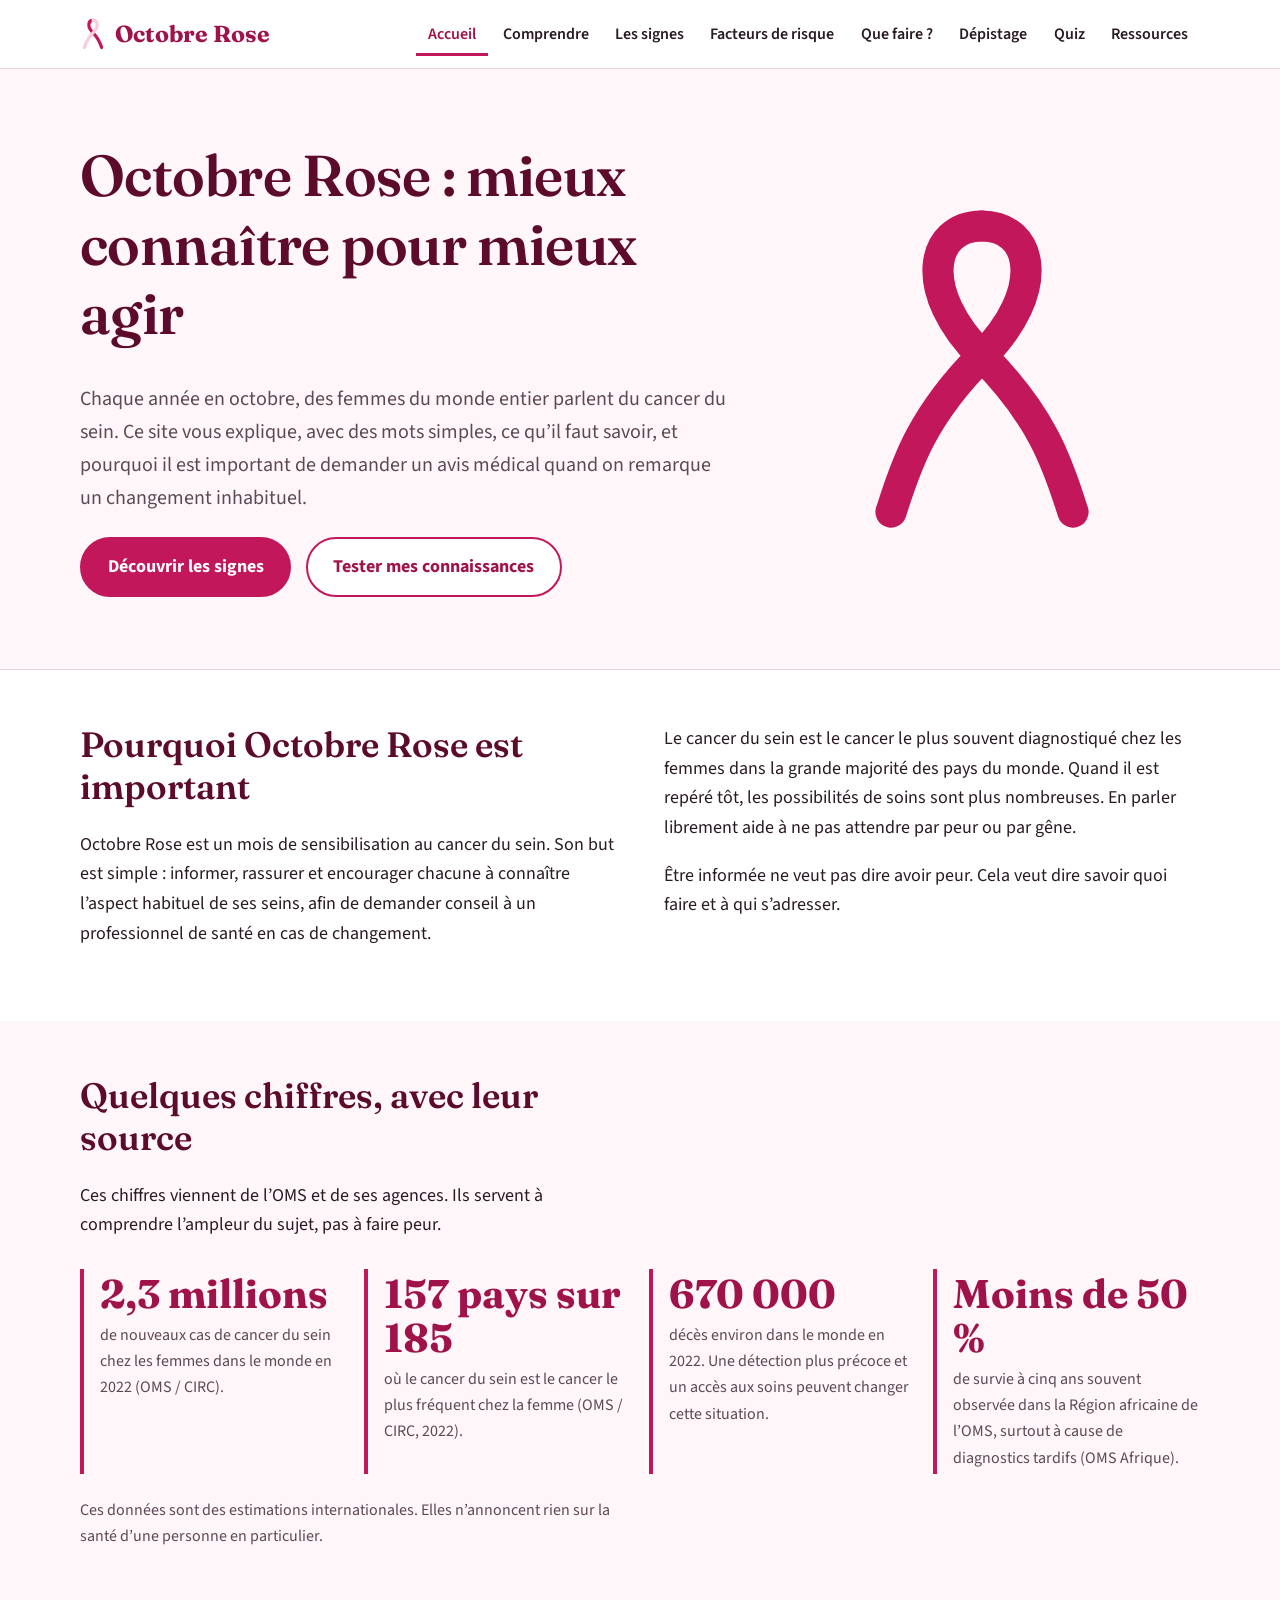
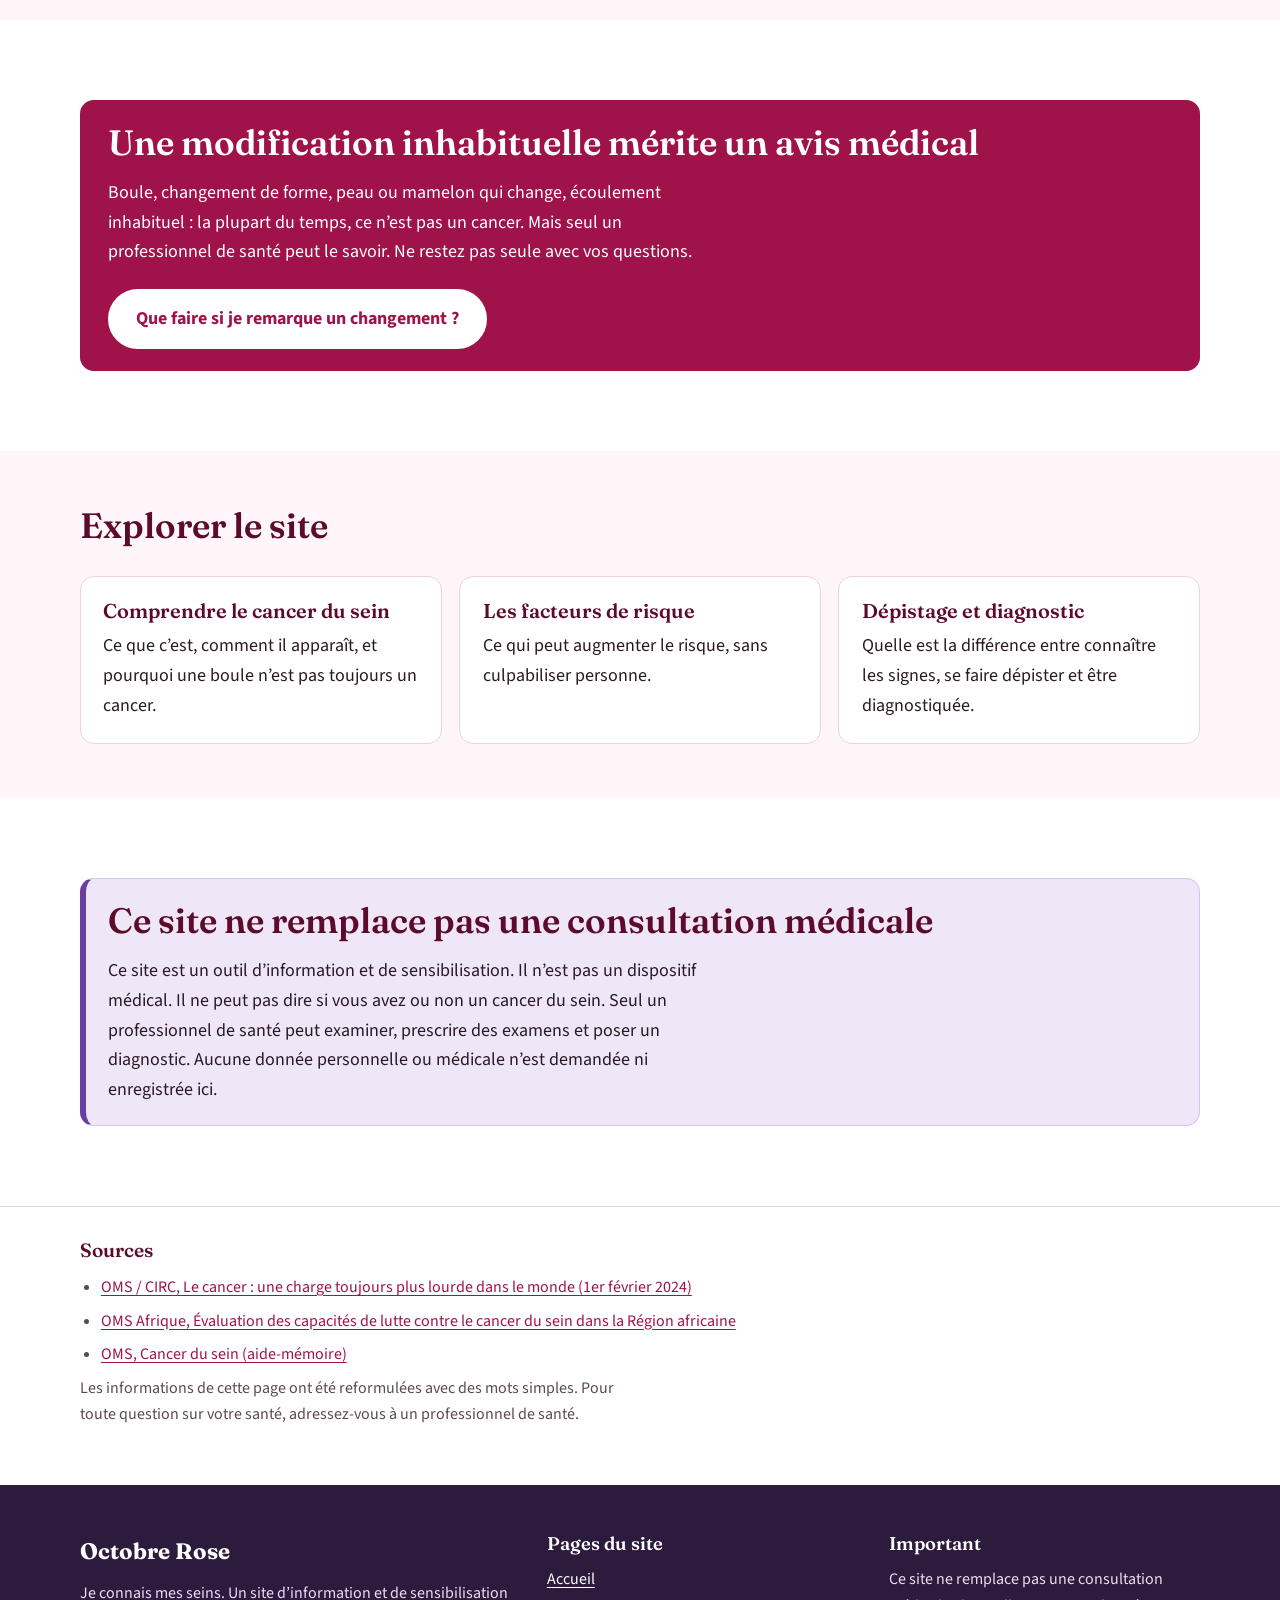
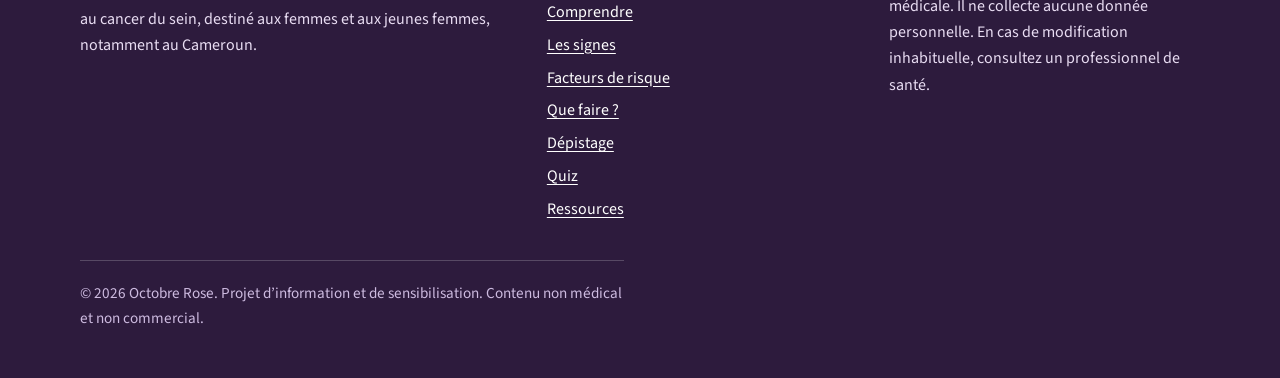
<file: index.html>
<!DOCTYPE html>
<html lang="fr">
<head>
  <meta charset="UTF-8">
  <meta name="viewport" content="width=device-width, initial-scale=1">
  <title>Accueil | Octobre Rose, Je connais mes seins</title>
  <meta name="description" content="Octobre Rose : informations simples et fiables sur le cancer du sein, pour les femmes au Cameroun. Site de sensibilisation, non médical.">
  <meta name="theme-color" content="#c2185b">
  <link rel="preconnect" href="https://fonts.googleapis.com">
  <link rel="preconnect" href="https://fonts.gstatic.com" crossorigin>
  <link href="https://fonts.googleapis.com/css2?family=Fraunces:wght@500;600;700&family=Source+Sans+3:wght@400;600;700&display=swap" rel="stylesheet">
  <link rel="stylesheet" href="css/style.css">
</head>
<body>
  <a class="skip-link" href="#contenu">Aller au contenu principal</a>

  <header class="site-header">
    <div class="container header-inner">
      <a class="logo" href="index.html" aria-label="Octobre Rose, retour à l’accueil">
        <svg viewBox="0 0 200 260" aria-hidden="true" focusable="false"><path d="M100 20 C60 20 50 70 100 120 C150 170 160 210 170 240" fill="none" stroke="#c2185b" stroke-width="26" stroke-linecap="round"/><path d="M100 20 C140 20 150 70 100 120 C50 170 40 210 30 240" fill="none" stroke="#f9cbdb" stroke-width="26" stroke-linecap="round"/></svg>
        <span>Octobre Rose</span>
      </a>
      <button class="nav-toggle" type="button" aria-expanded="false" aria-controls="site-nav">
        <span class="bars" aria-hidden="true"></span>
        <span class="nav-label">Menu</span>
      </button>
      <nav id="site-nav" class="site-nav" aria-label="Navigation principale">
        <ul>
          <li><a href="index.html" aria-current="page">Accueil</a></li>
          <li><a href="cancer.html">Comprendre</a></li>
          <li><a href="signes.html">Les signes</a></li>
          <li><a href="risques.html">Facteurs de risque</a></li>
          <li><a href="consultation.html">Que faire ?</a></li>
          <li><a href="depistage.html">Dépistage</a></li>
          <li><a href="quiz.html">Quiz</a></li>
          <li><a href="ressources.html">Ressources</a></li>
        </ul>
      </nav>
    </div>
  </header>

  <main id="contenu">
    <section class="hero">
      <div class="container hero-inner">
        <div>
          <h1>Octobre Rose : mieux connaître pour mieux agir</h1>
          <p class="lead">Chaque année en octobre, des femmes du monde entier parlent du cancer du sein. Ce site vous explique, avec des mots simples, ce qu’il faut savoir, et pourquoi il est important de demander un avis médical quand on remarque un changement inhabituel.</p>
          <div class="btn-row">
            <a class="btn" href="signes.html">Découvrir les signes</a>
            <a class="btn btn-outline" href="quiz.html">Tester mes connaissances</a>
          </div>
        </div>
        <div class="hero-art" aria-hidden="true">
          <svg class="ribbon" viewBox="0 0 200 260" focusable="false">
            <path d="M100 20 C140 20 150 70 100 120 C50 170 40 210 30 240" />
            <path class="draw" d="M100 20 C60 20 50 70 100 120 C150 170 160 210 170 240" style="stroke:#c2185b"/>
          </svg>
        </div>
      </div>
    </section>

    <section class="section" aria-labelledby="pourquoi">
      <div class="container two-col">
        <div>
          <h2 id="pourquoi">Pourquoi Octobre Rose est important</h2>
          <p>Octobre Rose est un mois de sensibilisation au cancer du sein. Son but est simple : informer, rassurer et encourager chacune à connaître l’aspect habituel de ses seins, afin de demander conseil à un professionnel de santé en cas de changement.</p>
        </div>
        <div>
          <p>Le cancer du sein est le cancer le plus souvent diagnostiqué chez les femmes dans la grande majorité des pays du monde. Quand il est repéré tôt, les possibilités de soins sont plus nombreuses. En parler librement aide à ne pas attendre par peur ou par gêne.</p>
          <p>Être informée ne veut pas dire avoir peur. Cela veut dire savoir quoi faire et à qui s’adresser.</p>
        </div>
      </div>
    </section>

    <section class="section section-alt" aria-labelledby="chiffres">
      <div class="container">
        <div class="section-head">
          <h2 id="chiffres">Quelques chiffres, avec leur source</h2>
          <p>Ces chiffres viennent de l’OMS et de ses agences. Ils servent à comprendre l’ampleur du sujet, pas à faire peur.</p>
        </div>
        <div class="grid grid-4">
          <div class="stat"><div class="num">2,3 millions</div><p>de nouveaux cas de cancer du sein chez les femmes dans le monde en 2022 (OMS / CIRC).</p></div>
          <div class="stat"><div class="num">157 pays sur 185</div><p>où le cancer du sein est le cancer le plus fréquent chez la femme (OMS / CIRC, 2022).</p></div>
          <div class="stat"><div class="num">670 000</div><p>décès environ dans le monde en 2022. Une détection plus précoce et un accès aux soins peuvent changer cette situation.</p></div>
          <div class="stat"><div class="num">Moins de 50 %</div><p>de survie à cinq ans souvent observée dans la Région africaine de l’OMS, surtout à cause de diagnostics tardifs (OMS Afrique).</p></div>
        </div>
        <p style="margin-top:1.4rem;color:var(--muted);font-size:1rem">Ces données sont des estimations internationales. Elles n’annoncent rien sur la santé d’une personne en particulier.</p>
      </div>
    </section>

    <section class="section" aria-labelledby="avis">
      <div class="container">
        <div class="callout callout-strong">
          <h2 id="avis">Une modification inhabituelle mérite un avis médical</h2>
          <p>Boule, changement de forme, peau ou mamelon qui change, écoulement inhabituel : la plupart du temps, ce n’est pas un cancer. Mais seul un professionnel de santé peut le savoir. Ne restez pas seule avec vos questions.</p>
          <div class="btn-row"><a class="btn" href="consultation.html">Que faire si je remarque un changement ?</a></div>
        </div>
      </div>
    </section>

    <section class="section section-alt" aria-labelledby="parcours">
      <div class="container">
        <div class="section-head">
          <h2 id="parcours">Explorer le site</h2>
        </div>
        <div class="grid grid-3">
          <a class="card" href="cancer.html" style="text-decoration:none;color:inherit"><h3>Comprendre le cancer du sein</h3><p>Ce que c’est, comment il apparaît, et pourquoi une boule n’est pas toujours un cancer.</p></a>
          <a class="card" href="risques.html" style="text-decoration:none;color:inherit"><h3>Les facteurs de risque</h3><p>Ce qui peut augmenter le risque, sans culpabiliser personne.</p></a>
          <a class="card" href="depistage.html" style="text-decoration:none;color:inherit"><h3>Dépistage et diagnostic</h3><p>Quelle est la différence entre connaître les signes, se faire dépister et être diagnostiquée.</p></a>
        </div>
      </div>
    </section>

    <section class="section" aria-labelledby="limites">
      <div class="container">
        <div class="callout callout-mauve">
          <h2 id="limites">Ce site ne remplace pas une consultation médicale</h2>
          <p>Ce site est un outil d’information et de sensibilisation. Il n’est pas un dispositif médical. Il ne peut pas dire si vous avez ou non un cancer du sein. Seul un professionnel de santé peut examiner, prescrire des examens et poser un diagnostic. Aucune donnée personnelle ou médicale n’est demandée ni enregistrée ici.</p>
        </div>
      </div>
    </section>

  <section class="sources" aria-labelledby="titre-sources">
    <div class="container">
      <h2 id="titre-sources">Sources</h2>
      <ul>
        <li><a href="https://www.who.int/fr/news/item/01-02-2024-global-cancer-burden-growing--amidst-mounting-need-for-services" target="_blank" rel="noopener">OMS / CIRC, Le cancer : une charge toujours plus lourde dans le monde (1er février 2024)</a></li>
        <li><a href="https://www.afro.who.int/fr/publications/evaluation-des-capacites-de-lutte-contre-le-cancer-du-sein-dans-la-region-africaine-de" target="_blank" rel="noopener">OMS Afrique, Évaluation des capacités de lutte contre le cancer du sein dans la Région africaine</a></li>
        <li><a href="https://www.who.int/fr/news-room/fact-sheets/detail/breast-cancer" target="_blank" rel="noopener">OMS, Cancer du sein (aide-mémoire)</a></li>
      </ul>
      <p>Les informations de cette page ont été reformulées avec des mots simples. Pour toute question sur votre santé, adressez-vous à un professionnel de santé.</p>
    </div>
  </section>

  </main>

  <footer class="site-footer">
    <div class="container">
      <div class="footer-grid">
        <div>
          <div class="footer-logo">Octobre Rose</div>
          <p>Je connais mes seins. Un site d’information et de sensibilisation au cancer du sein, destiné aux femmes et aux jeunes femmes, notamment au Cameroun.</p>
        </div>
        <div>
          <h2>Pages du site</h2>
          <ul>
          <li><a href="index.html">Accueil</a></li>
          <li><a href="cancer.html">Comprendre</a></li>
          <li><a href="signes.html">Les signes</a></li>
          <li><a href="risques.html">Facteurs de risque</a></li>
          <li><a href="consultation.html">Que faire ?</a></li>
          <li><a href="depistage.html">Dépistage</a></li>
          <li><a href="quiz.html">Quiz</a></li>
          <li><a href="ressources.html">Ressources</a></li>
          </ul>
        </div>
        <div>
          <h2>Important</h2>
          <p>Ce site ne remplace pas une consultation médicale. Il ne collecte aucune donnée personnelle. En cas de modification inhabituelle, consultez un professionnel de santé.</p>
        </div>
      </div>
      <p class="footer-legal">&copy; <span id="annee">2026</span> Octobre Rose. Projet d’information et de sensibilisation. Contenu non médical et non commercial.</p>
    </div>
  </footer>

  <script src="js/main.js"></script>
</body>
</html>
</file>
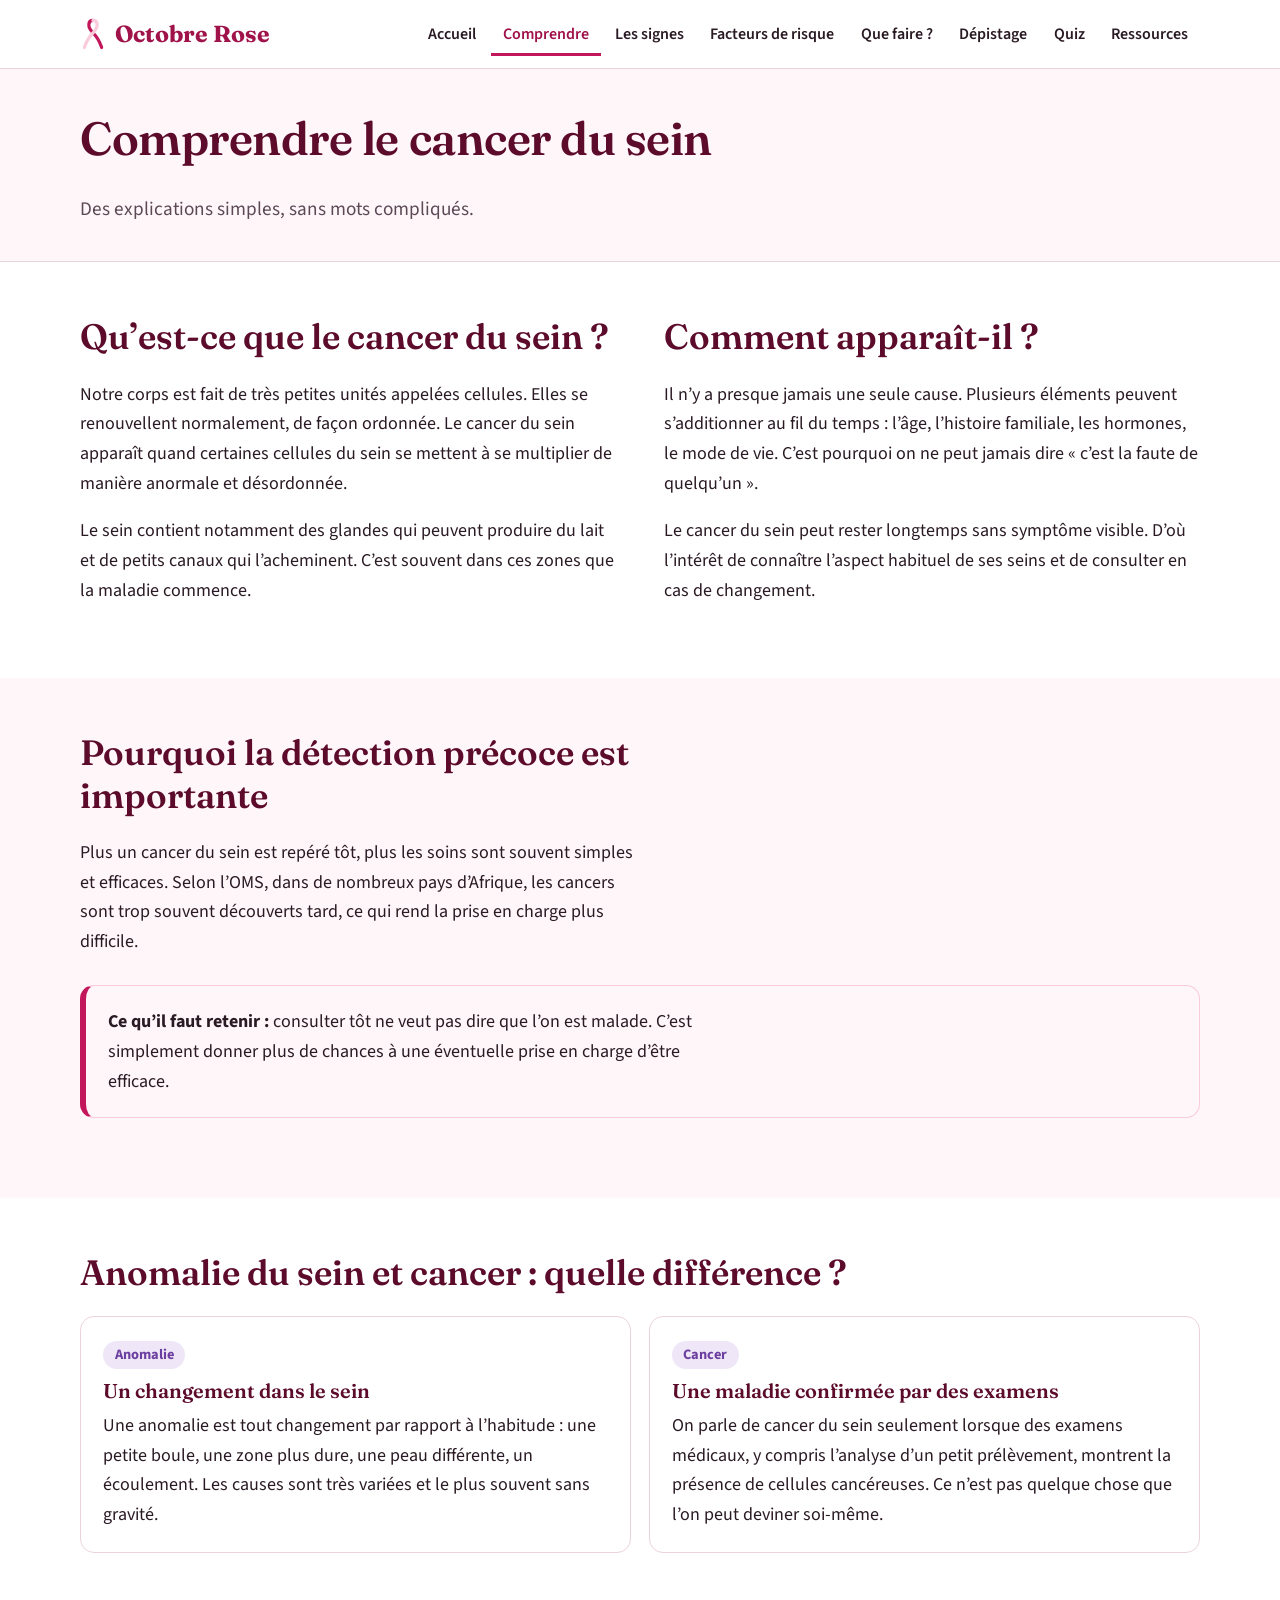
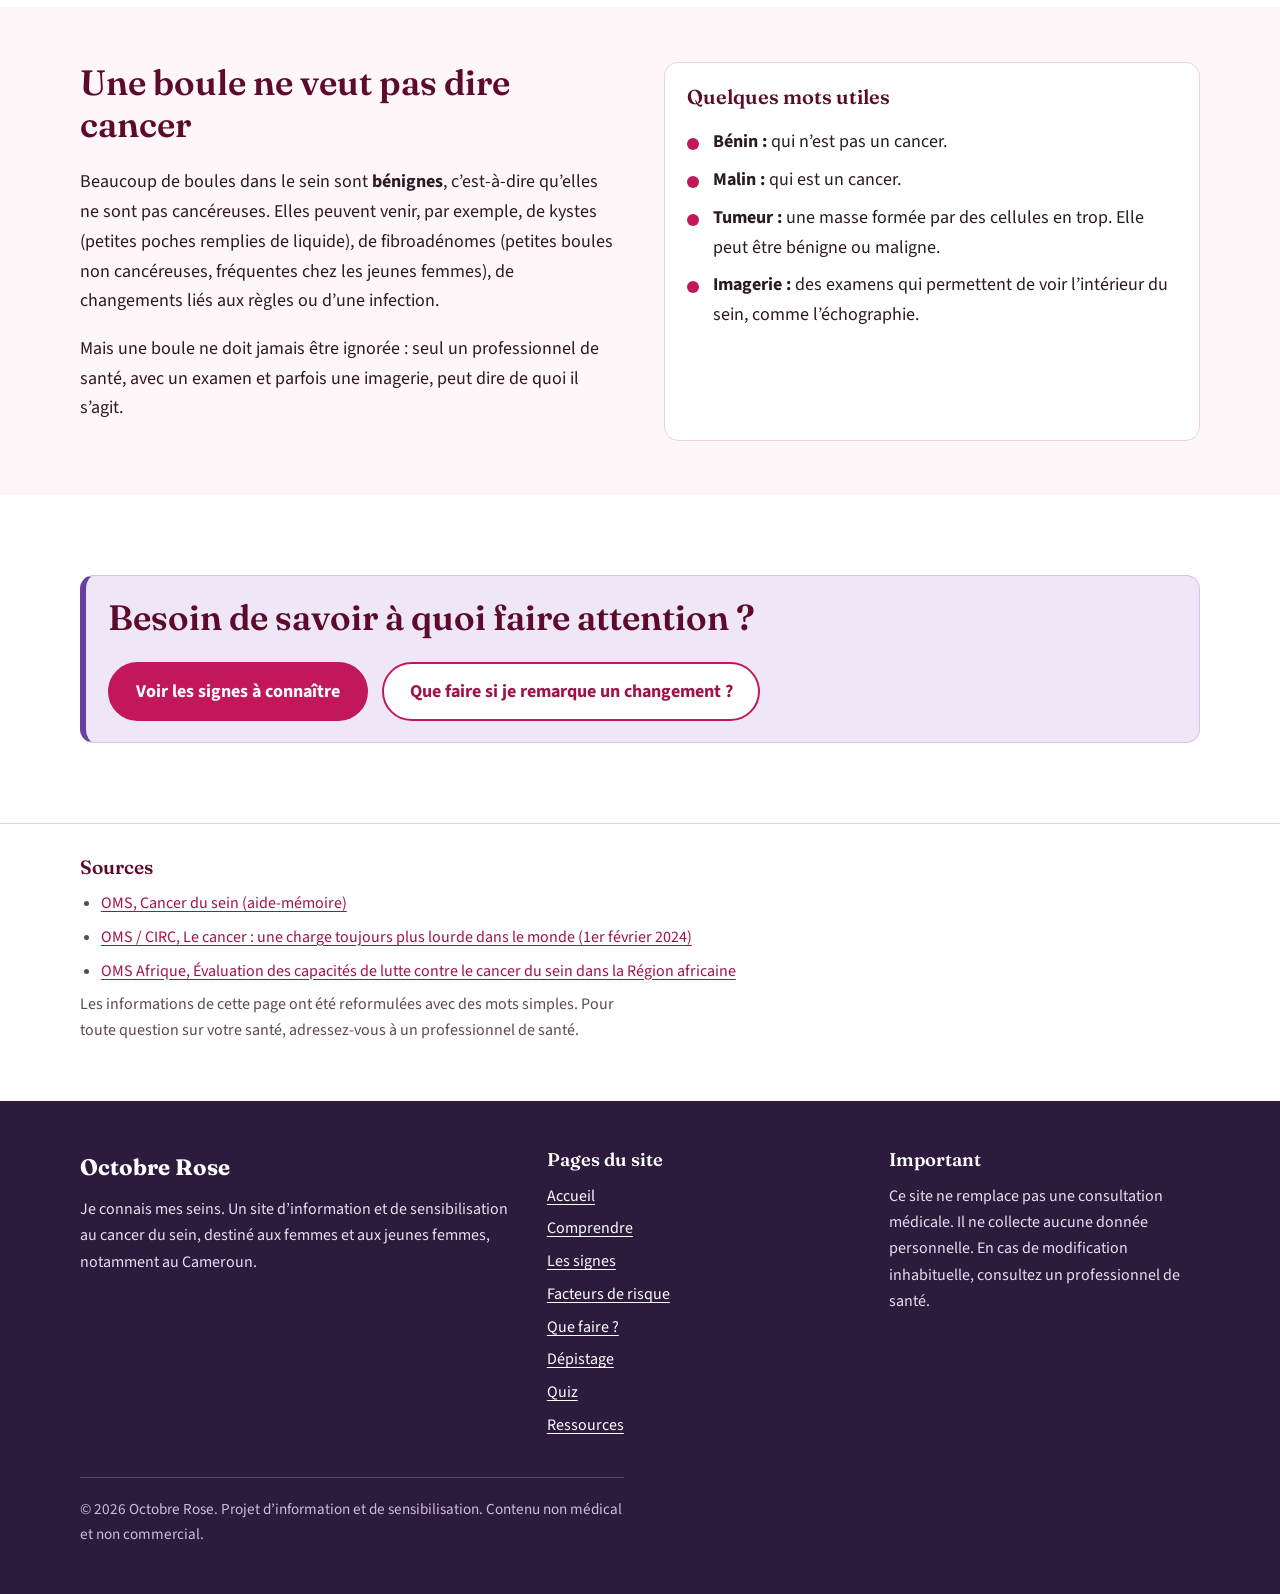
<file: cancer.html>
<!DOCTYPE html>
<html lang="fr">
<head>
  <meta charset="UTF-8">
  <meta name="viewport" content="width=device-width, initial-scale=1">
  <title>Comprendre le cancer du sein | Octobre Rose, Je connais mes seins</title>
  <meta name="description" content="Qu’est-ce que le cancer du sein ? Explications simples : apparition, détection précoce, différence entre anomalie et cancer.">
  <meta name="theme-color" content="#c2185b">
  <link rel="preconnect" href="https://fonts.googleapis.com">
  <link rel="preconnect" href="https://fonts.gstatic.com" crossorigin>
  <link href="https://fonts.googleapis.com/css2?family=Fraunces:wght@500;600;700&family=Source+Sans+3:wght@400;600;700&display=swap" rel="stylesheet">
  <link rel="stylesheet" href="css/style.css">
</head>
<body>
  <a class="skip-link" href="#contenu">Aller au contenu principal</a>

  <header class="site-header">
    <div class="container header-inner">
      <a class="logo" href="index.html" aria-label="Octobre Rose, retour à l’accueil">
        <svg viewBox="0 0 200 260" aria-hidden="true" focusable="false"><path d="M100 20 C60 20 50 70 100 120 C150 170 160 210 170 240" fill="none" stroke="#c2185b" stroke-width="26" stroke-linecap="round"/><path d="M100 20 C140 20 150 70 100 120 C50 170 40 210 30 240" fill="none" stroke="#f9cbdb" stroke-width="26" stroke-linecap="round"/></svg>
        <span>Octobre Rose</span>
      </a>
      <button class="nav-toggle" type="button" aria-expanded="false" aria-controls="site-nav">
        <span class="bars" aria-hidden="true"></span>
        <span class="nav-label">Menu</span>
      </button>
      <nav id="site-nav" class="site-nav" aria-label="Navigation principale">
        <ul>
          <li><a href="index.html">Accueil</a></li>
          <li><a href="cancer.html" aria-current="page">Comprendre</a></li>
          <li><a href="signes.html">Les signes</a></li>
          <li><a href="risques.html">Facteurs de risque</a></li>
          <li><a href="consultation.html">Que faire ?</a></li>
          <li><a href="depistage.html">Dépistage</a></li>
          <li><a href="quiz.html">Quiz</a></li>
          <li><a href="ressources.html">Ressources</a></li>
        </ul>
      </nav>
    </div>
  </header>

  <main id="contenu">
    <section class="page-title">
      <div class="container">
        <h1>Comprendre le cancer du sein</h1>
        <p>Des explications simples, sans mots compliqués.</p>
      </div>
    </section>

    <section class="section">
      <div class="container two-col">
        <div>
          <h2>Qu’est-ce que le cancer du sein ?</h2>
          <p>Notre corps est fait de très petites unités appelées cellules. Elles se renouvellent normalement, de façon ordonnée. Le cancer du sein apparaît quand certaines cellules du sein se mettent à se multiplier de manière anormale et désordonnée.</p>
          <p>Le sein contient notamment des glandes qui peuvent produire du lait et de petits canaux qui l’acheminent. C’est souvent dans ces zones que la maladie commence.</p>
        </div>
        <div>
          <h2>Comment apparaît-il ?</h2>
          <p>Il n’y a presque jamais une seule cause. Plusieurs éléments peuvent s’additionner au fil du temps : l’âge, l’histoire familiale, les hormones, le mode de vie. C’est pourquoi on ne peut jamais dire « c’est la faute de quelqu’un ».</p>
          <p>Le cancer du sein peut rester longtemps sans symptôme visible. D’où l’intérêt de connaître l’aspect habituel de ses seins et de consulter en cas de changement.</p>
        </div>
      </div>
    </section>

    <section class="section section-alt" aria-labelledby="precoce">
      <div class="container">
        <div class="section-head">
          <h2 id="precoce">Pourquoi la détection précoce est importante</h2>
          <p>Plus un cancer du sein est repéré tôt, plus les soins sont souvent simples et efficaces. Selon l’OMS, dans de nombreux pays d’Afrique, les cancers sont trop souvent découverts tard, ce qui rend la prise en charge plus difficile.</p>
        </div>
        <div class="callout">
          <p><strong>Ce qu’il faut retenir :</strong> consulter tôt ne veut pas dire que l’on est malade. C’est simplement donner plus de chances à une éventuelle prise en charge d’être efficace.</p>
        </div>
      </div>
    </section>

    <section class="section" aria-labelledby="anomalie">
      <div class="container">
        <h2 id="anomalie">Anomalie du sein et cancer : quelle différence ?</h2>
        <div class="grid grid-2">
          <div class="card">
            <span class="tag">Anomalie</span>
            <h3>Un changement dans le sein</h3>
            <p>Une anomalie est tout changement par rapport à l’habitude : une petite boule, une zone plus dure, une peau différente, un écoulement. Les causes sont très variées et le plus souvent sans gravité.</p>
          </div>
          <div class="card">
            <span class="tag">Cancer</span>
            <h3>Une maladie confirmée par des examens</h3>
            <p>On parle de cancer du sein seulement lorsque des examens médicaux, y compris l’analyse d’un petit prélèvement, montrent la présence de cellules cancéreuses. Ce n’est pas quelque chose que l’on peut deviner soi-même.</p>
          </div>
        </div>
      </div>
    </section>

    <section class="section section-alt" aria-labelledby="boule">
      <div class="container two-col">
        <div>
          <h2 id="boule">Une boule ne veut pas dire cancer</h2>
          <p>Beaucoup de boules dans le sein sont <strong>bénignes</strong>, c’est-à-dire qu’elles ne sont pas cancéreuses. Elles peuvent venir, par exemple, de kystes (petites poches remplies de liquide), de fibroadénomes (petites boules non cancéreuses, fréquentes chez les jeunes femmes), de changements liés aux règles ou d’une infection.</p>
          <p>Mais une boule ne doit jamais être ignorée : seul un professionnel de santé, avec un examen et parfois une imagerie, peut dire de quoi il s’agit.</p>
        </div>
        <div class="card">
          <h3>Quelques mots utiles</h3>
          <ul class="checklist">
            <li><strong>Bénin :</strong> qui n’est pas un cancer.</li>
            <li><strong>Malin :</strong> qui est un cancer.</li>
            <li><strong>Tumeur :</strong> une masse formée par des cellules en trop. Elle peut être bénigne ou maligne.</li>
            <li><strong>Imagerie :</strong> des examens qui permettent de voir l’intérieur du sein, comme l’échographie.</li>
          </ul>
        </div>
      </div>
    </section>

    <section class="section">
      <div class="container">
        <div class="callout callout-mauve">
          <h2>Besoin de savoir à quoi faire attention ?</h2>
          <div class="btn-row"><a class="btn" href="signes.html">Voir les signes à connaître</a><a class="btn btn-outline" href="consultation.html">Que faire si je remarque un changement ?</a></div>
        </div>
      </div>
    </section>

  <section class="sources" aria-labelledby="titre-sources">
    <div class="container">
      <h2 id="titre-sources">Sources</h2>
      <ul>
        <li><a href="https://www.who.int/fr/news-room/fact-sheets/detail/breast-cancer" target="_blank" rel="noopener">OMS, Cancer du sein (aide-mémoire)</a></li>
        <li><a href="https://www.who.int/fr/news/item/01-02-2024-global-cancer-burden-growing--amidst-mounting-need-for-services" target="_blank" rel="noopener">OMS / CIRC, Le cancer : une charge toujours plus lourde dans le monde (1er février 2024)</a></li>
        <li><a href="https://www.afro.who.int/fr/publications/evaluation-des-capacites-de-lutte-contre-le-cancer-du-sein-dans-la-region-africaine-de" target="_blank" rel="noopener">OMS Afrique, Évaluation des capacités de lutte contre le cancer du sein dans la Région africaine</a></li>
      </ul>
      <p>Les informations de cette page ont été reformulées avec des mots simples. Pour toute question sur votre santé, adressez-vous à un professionnel de santé.</p>
    </div>
  </section>

  </main>

  <footer class="site-footer">
    <div class="container">
      <div class="footer-grid">
        <div>
          <div class="footer-logo">Octobre Rose</div>
          <p>Je connais mes seins. Un site d’information et de sensibilisation au cancer du sein, destiné aux femmes et aux jeunes femmes, notamment au Cameroun.</p>
        </div>
        <div>
          <h2>Pages du site</h2>
          <ul>
          <li><a href="index.html">Accueil</a></li>
          <li><a href="cancer.html">Comprendre</a></li>
          <li><a href="signes.html">Les signes</a></li>
          <li><a href="risques.html">Facteurs de risque</a></li>
          <li><a href="consultation.html">Que faire ?</a></li>
          <li><a href="depistage.html">Dépistage</a></li>
          <li><a href="quiz.html">Quiz</a></li>
          <li><a href="ressources.html">Ressources</a></li>
          </ul>
        </div>
        <div>
          <h2>Important</h2>
          <p>Ce site ne remplace pas une consultation médicale. Il ne collecte aucune donnée personnelle. En cas de modification inhabituelle, consultez un professionnel de santé.</p>
        </div>
      </div>
      <p class="footer-legal">&copy; <span id="annee">2026</span> Octobre Rose. Projet d’information et de sensibilisation. Contenu non médical et non commercial.</p>
    </div>
  </footer>

  <script src="js/main.js"></script>
</body>
</html>
</file>
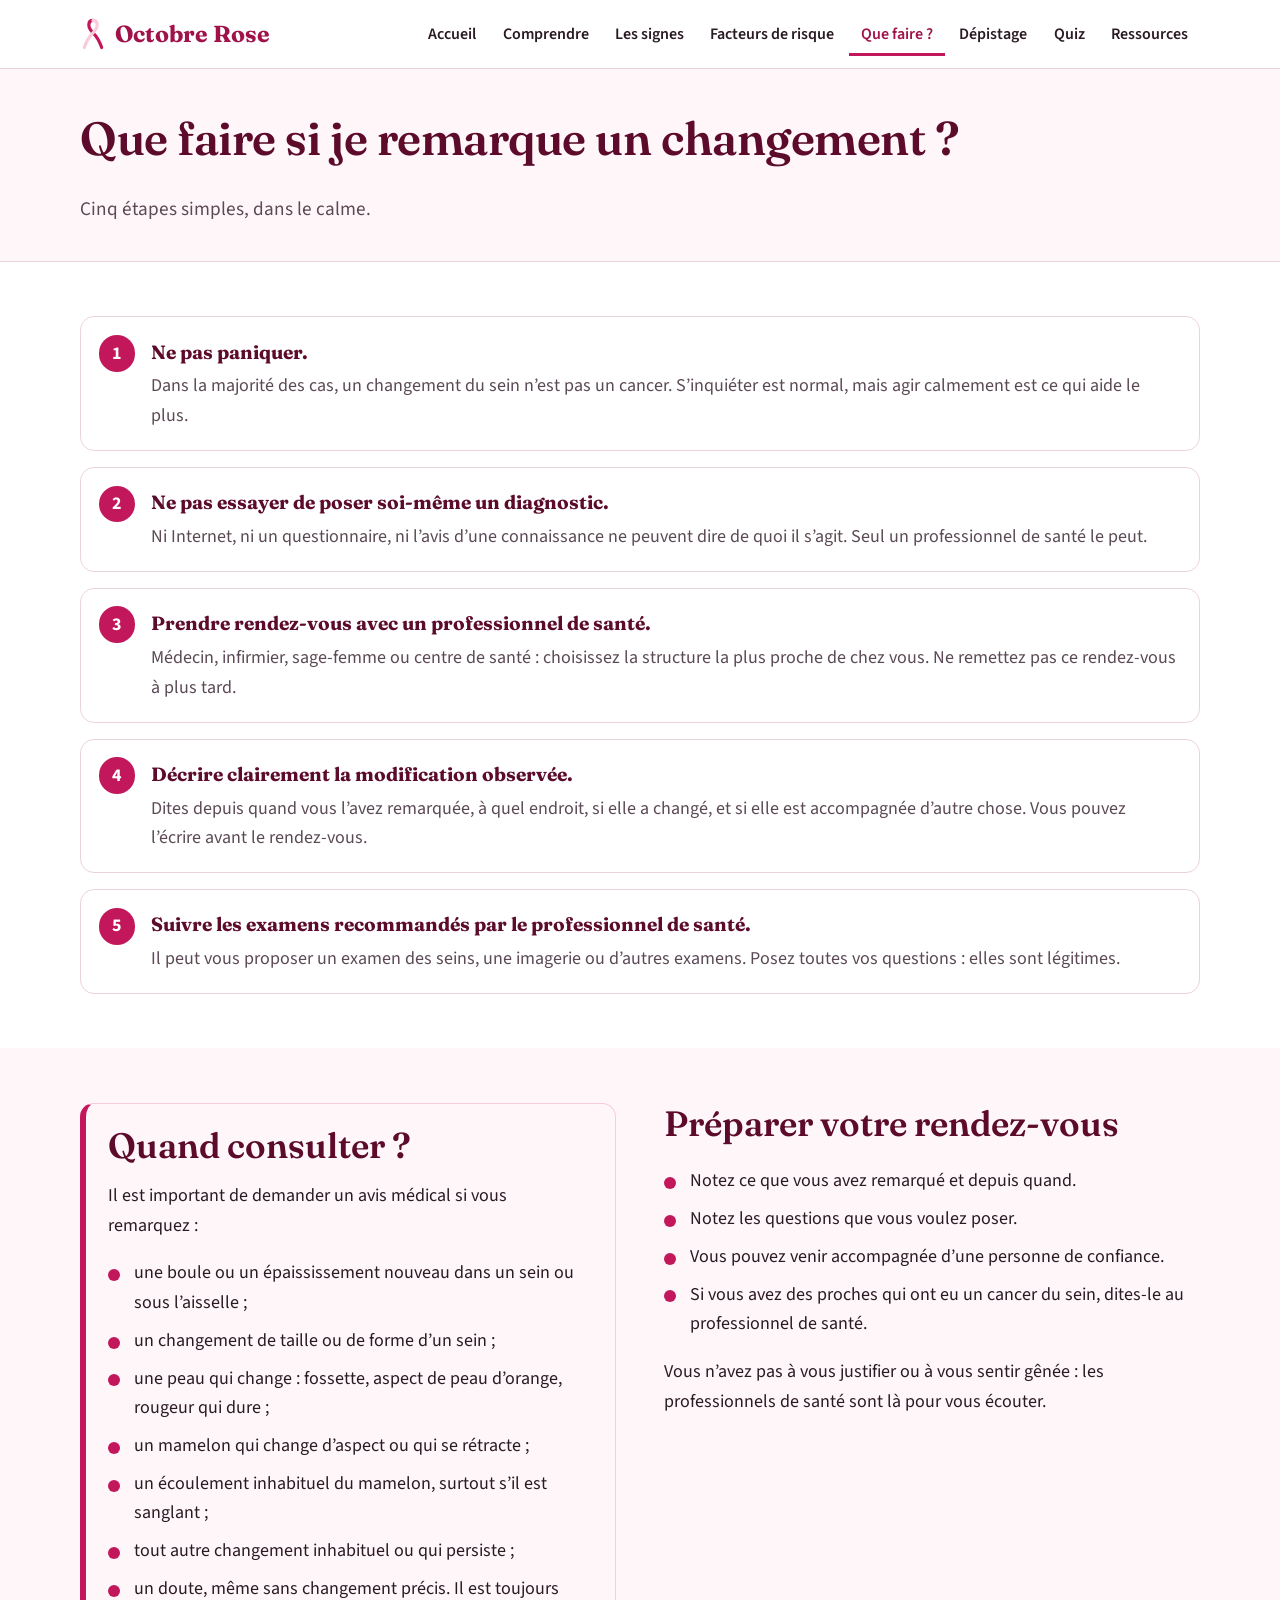
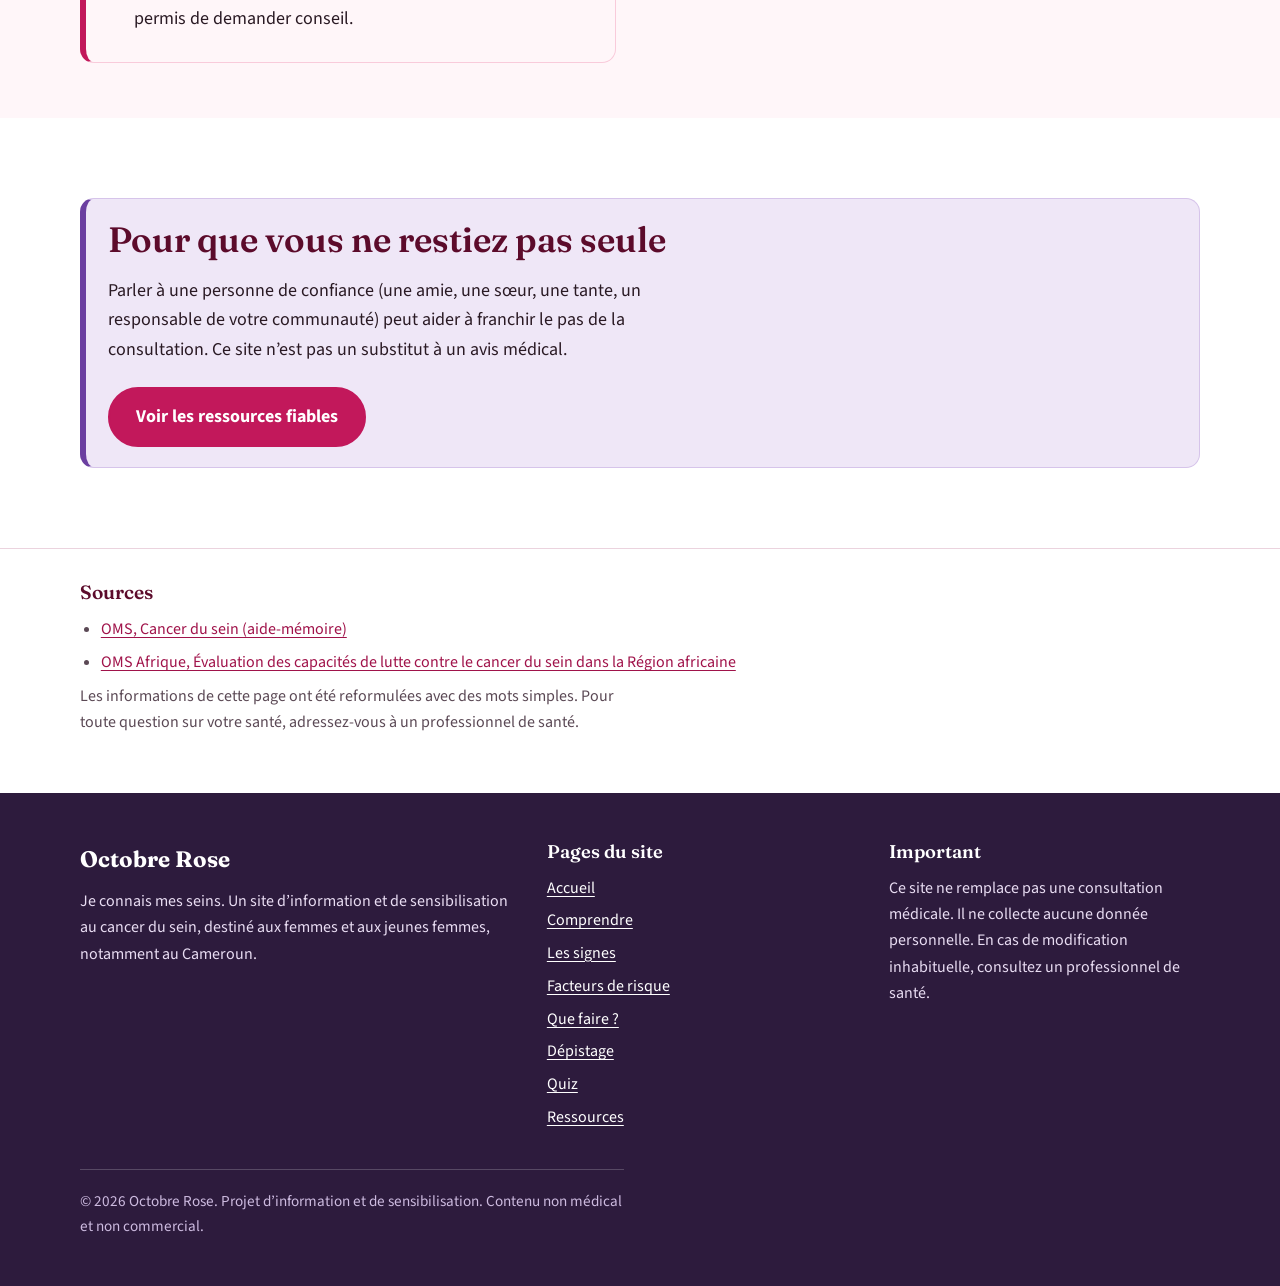
<file: consultation.html>
<!DOCTYPE html>
<html lang="fr">
<head>
  <meta charset="UTF-8">
  <meta name="viewport" content="width=device-width, initial-scale=1">
  <title>Que faire si je remarque un changement ? | Octobre Rose, Je connais mes seins</title>
  <meta name="description" content="Les cinq étapes à suivre si vous remarquez un changement du sein : rester calme, consulter un professionnel de santé, suivre les examens.">
  <meta name="theme-color" content="#c2185b">
  <link rel="preconnect" href="https://fonts.googleapis.com">
  <link rel="preconnect" href="https://fonts.gstatic.com" crossorigin>
  <link href="https://fonts.googleapis.com/css2?family=Fraunces:wght@500;600;700&family=Source+Sans+3:wght@400;600;700&display=swap" rel="stylesheet">
  <link rel="stylesheet" href="css/style.css">
</head>
<body>
  <a class="skip-link" href="#contenu">Aller au contenu principal</a>

  <header class="site-header">
    <div class="container header-inner">
      <a class="logo" href="index.html" aria-label="Octobre Rose, retour à l’accueil">
        <svg viewBox="0 0 200 260" aria-hidden="true" focusable="false"><path d="M100 20 C60 20 50 70 100 120 C150 170 160 210 170 240" fill="none" stroke="#c2185b" stroke-width="26" stroke-linecap="round"/><path d="M100 20 C140 20 150 70 100 120 C50 170 40 210 30 240" fill="none" stroke="#f9cbdb" stroke-width="26" stroke-linecap="round"/></svg>
        <span>Octobre Rose</span>
      </a>
      <button class="nav-toggle" type="button" aria-expanded="false" aria-controls="site-nav">
        <span class="bars" aria-hidden="true"></span>
        <span class="nav-label">Menu</span>
      </button>
      <nav id="site-nav" class="site-nav" aria-label="Navigation principale">
        <ul>
          <li><a href="index.html">Accueil</a></li>
          <li><a href="cancer.html">Comprendre</a></li>
          <li><a href="signes.html">Les signes</a></li>
          <li><a href="risques.html">Facteurs de risque</a></li>
          <li><a href="consultation.html" aria-current="page">Que faire ?</a></li>
          <li><a href="depistage.html">Dépistage</a></li>
          <li><a href="quiz.html">Quiz</a></li>
          <li><a href="ressources.html">Ressources</a></li>
        </ul>
      </nav>
    </div>
  </header>

  <main id="contenu">
    <section class="page-title">
      <div class="container">
        <h1>Que faire si je remarque un changement ?</h1>
        <p>Cinq étapes simples, dans le calme.</p>
      </div>
    </section>

    <section class="section">
      <div class="container">
        <ol class="steps">
          <li><strong>Ne pas paniquer.</strong><span>Dans la majorité des cas, un changement du sein n’est pas un cancer. S’inquiéter est normal, mais agir calmement est ce qui aide le plus.</span></li>
          <li><strong>Ne pas essayer de poser soi-même un diagnostic.</strong><span>Ni Internet, ni un questionnaire, ni l’avis d’une connaissance ne peuvent dire de quoi il s’agit. Seul un professionnel de santé le peut.</span></li>
          <li><strong>Prendre rendez-vous avec un professionnel de santé.</strong><span>Médecin, infirmier, sage-femme ou centre de santé : choisissez la structure la plus proche de chez vous. Ne remettez pas ce rendez-vous à plus tard.</span></li>
          <li><strong>Décrire clairement la modification observée.</strong><span>Dites depuis quand vous l’avez remarquée, à quel endroit, si elle a changé, et si elle est accompagnée d’autre chose. Vous pouvez l’écrire avant le rendez-vous.</span></li>
          <li><strong>Suivre les examens recommandés par le professionnel de santé.</strong><span>Il peut vous proposer un examen des seins, une imagerie ou d’autres examens. Posez toutes vos questions : elles sont légitimes.</span></li>
        </ol>
      </div>
    </section>

    <section class="section section-alt" aria-labelledby="quand">
      <div class="container two-col">
        <div class="callout" style="margin:0">
          <h2 id="quand">Quand consulter ?</h2>
          <p>Il est important de demander un avis médical si vous remarquez :</p>
          <ul class="checklist">
            <li>une boule ou un épaississement nouveau dans un sein ou sous l’aisselle ;</li>
            <li>un changement de taille ou de forme d’un sein ;</li>
            <li>une peau qui change : fossette, aspect de peau d’orange, rougeur qui dure ;</li>
            <li>un mamelon qui change d’aspect ou qui se rétracte ;</li>
            <li>un écoulement inhabituel du mamelon, surtout s’il est sanglant ;</li>
            <li>tout autre changement inhabituel ou qui persiste ;</li>
            <li>un doute, même sans changement précis. Il est toujours permis de demander conseil.</li>
          </ul>
        </div>
        <div>
          <h2>Préparer votre rendez-vous</h2>
          <ul class="checklist">
            <li>Notez ce que vous avez remarqué et depuis quand.</li>
            <li>Notez les questions que vous voulez poser.</li>
            <li>Vous pouvez venir accompagnée d’une personne de confiance.</li>
            <li>Si vous avez des proches qui ont eu un cancer du sein, dites-le au professionnel de santé.</li>
          </ul>
          <p>Vous n’avez pas à vous justifier ou à vous sentir gênée : les professionnels de santé sont là pour vous écouter.</p>
        </div>
      </div>
    </section>

    <section class="section">
      <div class="container">
        <div class="callout callout-mauve">
          <h2>Pour que vous ne restiez pas seule</h2>
          <p>Parler à une personne de confiance (une amie, une sœur, une tante, un responsable de votre communauté) peut aider à franchir le pas de la consultation. Ce site n’est pas un substitut à un avis médical.</p>
          <div class="btn-row"><a class="btn" href="ressources.html">Voir les ressources fiables</a></div>
        </div>
      </div>
    </section>

  <section class="sources" aria-labelledby="titre-sources">
    <div class="container">
      <h2 id="titre-sources">Sources</h2>
      <ul>
        <li><a href="https://www.who.int/fr/news-room/fact-sheets/detail/breast-cancer" target="_blank" rel="noopener">OMS, Cancer du sein (aide-mémoire)</a></li>
        <li><a href="https://www.afro.who.int/fr/publications/evaluation-des-capacites-de-lutte-contre-le-cancer-du-sein-dans-la-region-africaine-de" target="_blank" rel="noopener">OMS Afrique, Évaluation des capacités de lutte contre le cancer du sein dans la Région africaine</a></li>
      </ul>
      <p>Les informations de cette page ont été reformulées avec des mots simples. Pour toute question sur votre santé, adressez-vous à un professionnel de santé.</p>
    </div>
  </section>

  </main>

  <footer class="site-footer">
    <div class="container">
      <div class="footer-grid">
        <div>
          <div class="footer-logo">Octobre Rose</div>
          <p>Je connais mes seins. Un site d’information et de sensibilisation au cancer du sein, destiné aux femmes et aux jeunes femmes, notamment au Cameroun.</p>
        </div>
        <div>
          <h2>Pages du site</h2>
          <ul>
          <li><a href="index.html">Accueil</a></li>
          <li><a href="cancer.html">Comprendre</a></li>
          <li><a href="signes.html">Les signes</a></li>
          <li><a href="risques.html">Facteurs de risque</a></li>
          <li><a href="consultation.html">Que faire ?</a></li>
          <li><a href="depistage.html">Dépistage</a></li>
          <li><a href="quiz.html">Quiz</a></li>
          <li><a href="ressources.html">Ressources</a></li>
          </ul>
        </div>
        <div>
          <h2>Important</h2>
          <p>Ce site ne remplace pas une consultation médicale. Il ne collecte aucune donnée personnelle. En cas de modification inhabituelle, consultez un professionnel de santé.</p>
        </div>
      </div>
      <p class="footer-legal">&copy; <span id="annee">2026</span> Octobre Rose. Projet d’information et de sensibilisation. Contenu non médical et non commercial.</p>
    </div>
  </footer>

  <script src="js/main.js"></script>
</body>
</html>
</file>
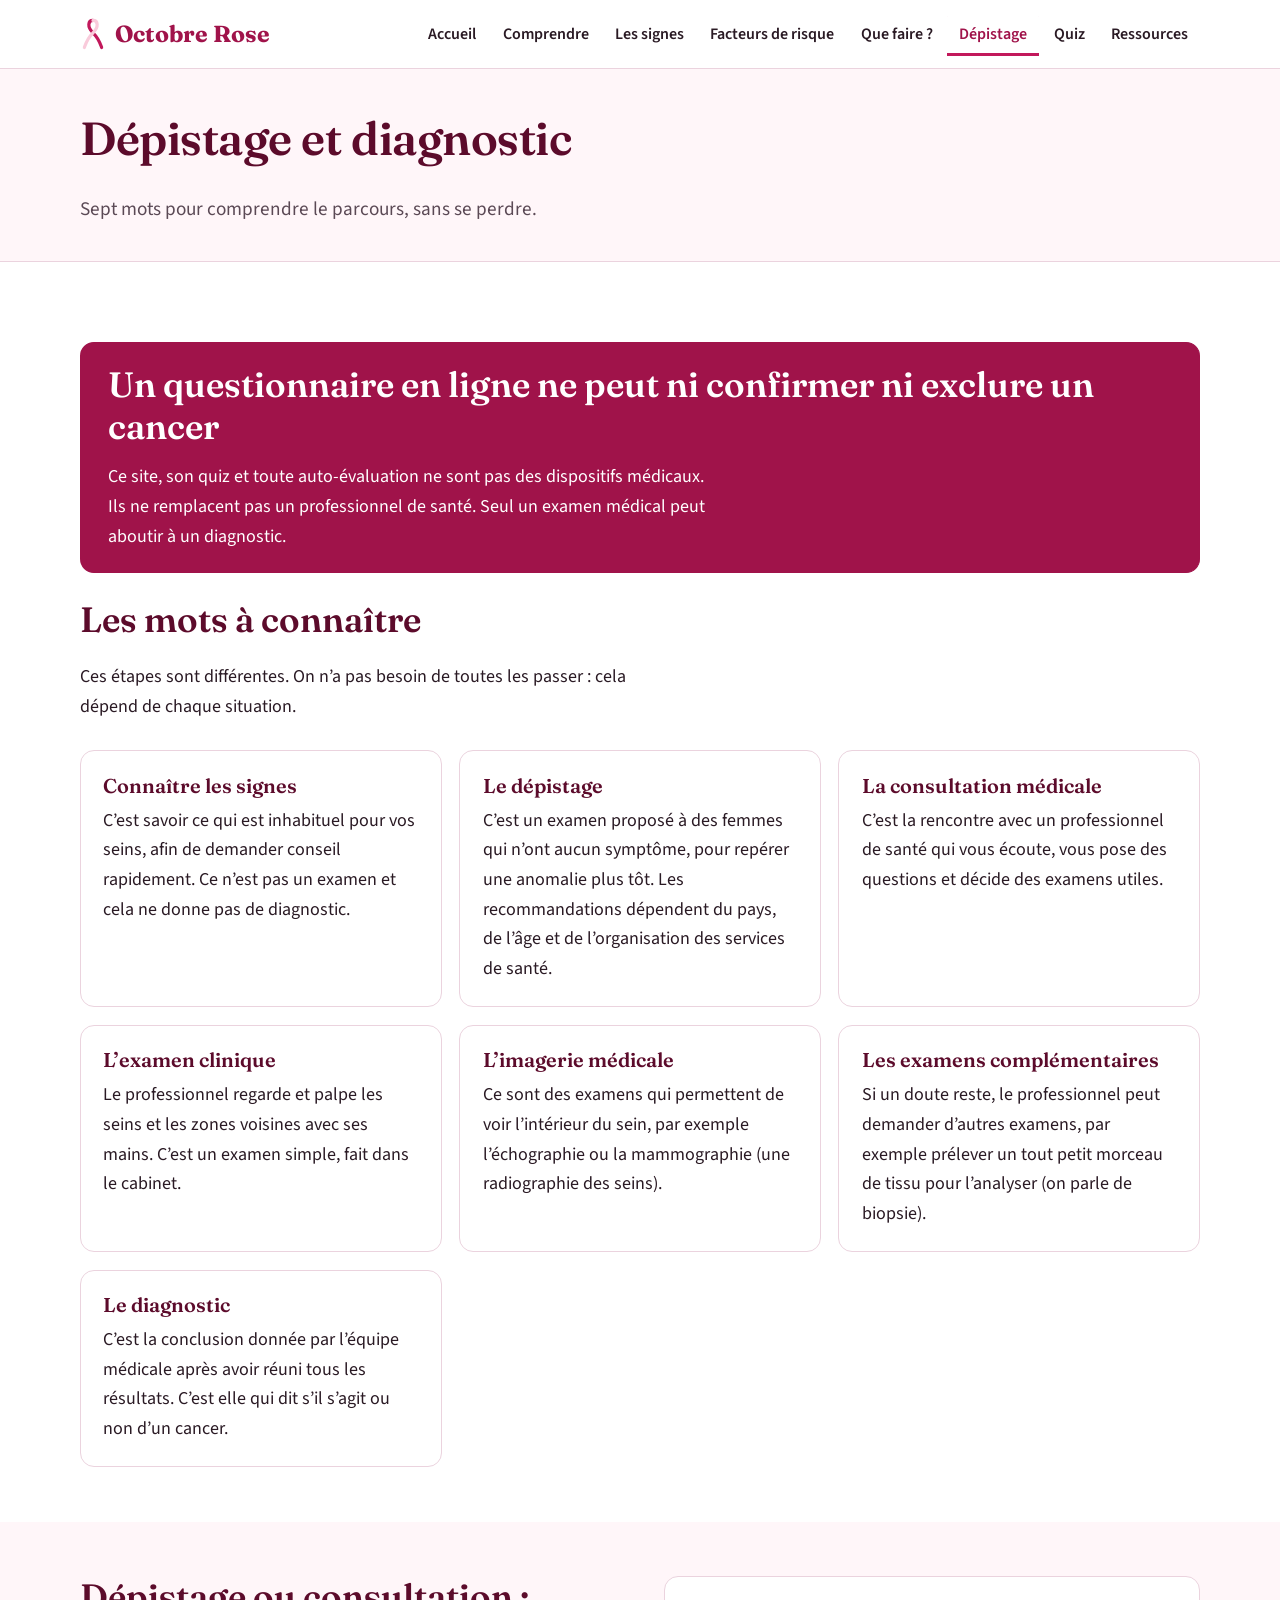
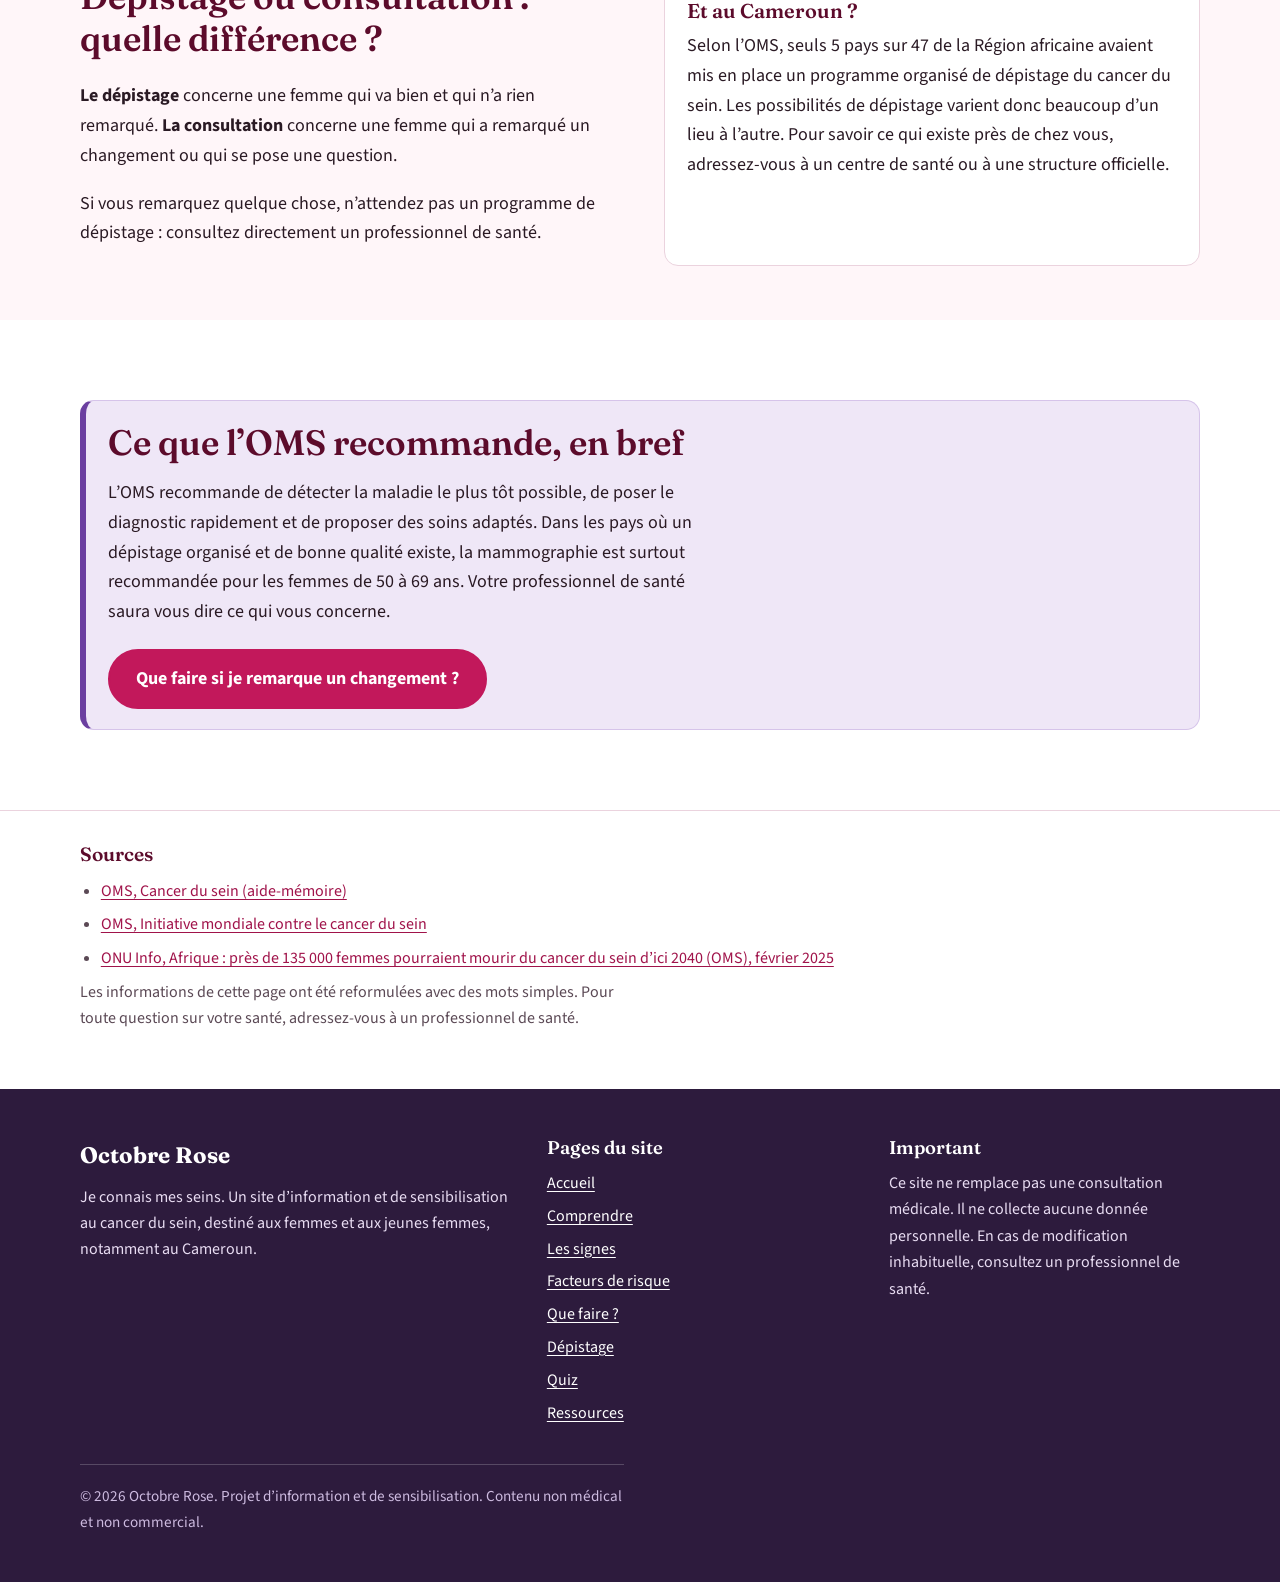
<file: depistage.html>
<!DOCTYPE html>
<html lang="fr">
<head>
  <meta charset="UTF-8">
  <meta name="viewport" content="width=device-width, initial-scale=1">
  <title>Dépistage et diagnostic | Octobre Rose, Je connais mes seins</title>
  <meta name="description" content="Différence entre connaître les signes, dépistage, consultation, examen clinique, imagerie et diagnostic du cancer du sein.">
  <meta name="theme-color" content="#c2185b">
  <link rel="preconnect" href="https://fonts.googleapis.com">
  <link rel="preconnect" href="https://fonts.gstatic.com" crossorigin>
  <link href="https://fonts.googleapis.com/css2?family=Fraunces:wght@500;600;700&family=Source+Sans+3:wght@400;600;700&display=swap" rel="stylesheet">
  <link rel="stylesheet" href="css/style.css">
</head>
<body>
  <a class="skip-link" href="#contenu">Aller au contenu principal</a>

  <header class="site-header">
    <div class="container header-inner">
      <a class="logo" href="index.html" aria-label="Octobre Rose, retour à l’accueil">
        <svg viewBox="0 0 200 260" aria-hidden="true" focusable="false"><path d="M100 20 C60 20 50 70 100 120 C150 170 160 210 170 240" fill="none" stroke="#c2185b" stroke-width="26" stroke-linecap="round"/><path d="M100 20 C140 20 150 70 100 120 C50 170 40 210 30 240" fill="none" stroke="#f9cbdb" stroke-width="26" stroke-linecap="round"/></svg>
        <span>Octobre Rose</span>
      </a>
      <button class="nav-toggle" type="button" aria-expanded="false" aria-controls="site-nav">
        <span class="bars" aria-hidden="true"></span>
        <span class="nav-label">Menu</span>
      </button>
      <nav id="site-nav" class="site-nav" aria-label="Navigation principale">
        <ul>
          <li><a href="index.html">Accueil</a></li>
          <li><a href="cancer.html">Comprendre</a></li>
          <li><a href="signes.html">Les signes</a></li>
          <li><a href="risques.html">Facteurs de risque</a></li>
          <li><a href="consultation.html">Que faire ?</a></li>
          <li><a href="depistage.html" aria-current="page">Dépistage</a></li>
          <li><a href="quiz.html">Quiz</a></li>
          <li><a href="ressources.html">Ressources</a></li>
        </ul>
      </nav>
    </div>
  </header>

  <main id="contenu">
    <section class="page-title">
      <div class="container">
        <h1>Dépistage et diagnostic</h1>
        <p>Sept mots pour comprendre le parcours, sans se perdre.</p>
      </div>
    </section>

    <section class="section">
      <div class="container">
        <div class="callout callout-strong">
          <h2>Un questionnaire en ligne ne peut ni confirmer ni exclure un cancer</h2>
          <p>Ce site, son quiz et toute auto-évaluation ne sont pas des dispositifs médicaux. Ils ne remplacent pas un professionnel de santé. Seul un examen médical peut aboutir à un diagnostic.</p>
        </div>
        <div class="section-head">
          <h2>Les mots à connaître</h2>
          <p>Ces étapes sont différentes. On n’a pas besoin de toutes les passer : cela dépend de chaque situation.</p>
        </div>
        <div class="grid grid-3">
          <article class="card"><h3>Connaître les signes</h3><p>C’est savoir ce qui est inhabituel pour vos seins, afin de demander conseil rapidement. Ce n’est pas un examen et cela ne donne pas de diagnostic.</p></article>
          <article class="card"><h3>Le dépistage</h3><p>C’est un examen proposé à des femmes qui n’ont aucun symptôme, pour repérer une anomalie plus tôt. Les recommandations dépendent du pays, de l’âge et de l’organisation des services de santé.</p></article>
          <article class="card"><h3>La consultation médicale</h3><p>C’est la rencontre avec un professionnel de santé qui vous écoute, vous pose des questions et décide des examens utiles.</p></article>
          <article class="card"><h3>L’examen clinique</h3><p>Le professionnel regarde et palpe les seins et les zones voisines avec ses mains. C’est un examen simple, fait dans le cabinet.</p></article>
          <article class="card"><h3>L’imagerie médicale</h3><p>Ce sont des examens qui permettent de voir l’intérieur du sein, par exemple l’échographie ou la mammographie (une radiographie des seins).</p></article>
          <article class="card"><h3>Les examens complémentaires</h3><p>Si un doute reste, le professionnel peut demander d’autres examens, par exemple prélever un tout petit morceau de tissu pour l’analyser (on parle de biopsie).</p></article>
          <article class="card"><h3>Le diagnostic</h3><p>C’est la conclusion donnée par l’équipe médicale après avoir réuni tous les résultats. C’est elle qui dit s’il s’agit ou non d’un cancer.</p></article>
        </div>
      </div>
    </section>

    <section class="section section-alt" aria-labelledby="diff">
      <div class="container two-col">
        <div>
          <h2 id="diff">Dépistage ou consultation : quelle différence ?</h2>
          <p><strong>Le dépistage</strong> concerne une femme qui va bien et qui n’a rien remarqué. <strong>La consultation</strong> concerne une femme qui a remarqué un changement ou qui se pose une question.</p>
          <p>Si vous remarquez quelque chose, n’attendez pas un programme de dépistage : consultez directement un professionnel de santé.</p>
        </div>
        <div class="card">
          <h3>Et au Cameroun ?</h3>
          <p>Selon l’OMS, seuls 5 pays sur 47 de la Région africaine avaient mis en place un programme organisé de dépistage du cancer du sein. Les possibilités de dépistage varient donc beaucoup d’un lieu à l’autre. Pour savoir ce qui existe près de chez vous, adressez-vous à un centre de santé ou à une structure officielle.</p>
        </div>
      </div>
    </section>

    <section class="section">
      <div class="container">
        <div class="callout callout-mauve">
          <h2>Ce que l’OMS recommande, en bref</h2>
          <p>L’OMS recommande de détecter la maladie le plus tôt possible, de poser le diagnostic rapidement et de proposer des soins adaptés. Dans les pays où un dépistage organisé et de bonne qualité existe, la mammographie est surtout recommandée pour les femmes de 50 à 69 ans. Votre professionnel de santé saura vous dire ce qui vous concerne.</p>
          <div class="btn-row"><a class="btn" href="consultation.html">Que faire si je remarque un changement ?</a></div>
        </div>
      </div>
    </section>

  <section class="sources" aria-labelledby="titre-sources">
    <div class="container">
      <h2 id="titre-sources">Sources</h2>
      <ul>
        <li><a href="https://www.who.int/fr/news-room/fact-sheets/detail/breast-cancer" target="_blank" rel="noopener">OMS, Cancer du sein (aide-mémoire)</a></li>
        <li><a href="https://www.who.int/initiatives/global-breast-cancer-initiative" target="_blank" rel="noopener">OMS, Initiative mondiale contre le cancer du sein</a></li>
        <li><a href="https://news.un.org/fr/story/2025/02/1152786" target="_blank" rel="noopener">ONU Info, Afrique : près de 135 000 femmes pourraient mourir du cancer du sein d’ici 2040 (OMS), février 2025</a></li>
      </ul>
      <p>Les informations de cette page ont été reformulées avec des mots simples. Pour toute question sur votre santé, adressez-vous à un professionnel de santé.</p>
    </div>
  </section>

  </main>

  <footer class="site-footer">
    <div class="container">
      <div class="footer-grid">
        <div>
          <div class="footer-logo">Octobre Rose</div>
          <p>Je connais mes seins. Un site d’information et de sensibilisation au cancer du sein, destiné aux femmes et aux jeunes femmes, notamment au Cameroun.</p>
        </div>
        <div>
          <h2>Pages du site</h2>
          <ul>
          <li><a href="index.html">Accueil</a></li>
          <li><a href="cancer.html">Comprendre</a></li>
          <li><a href="signes.html">Les signes</a></li>
          <li><a href="risques.html">Facteurs de risque</a></li>
          <li><a href="consultation.html">Que faire ?</a></li>
          <li><a href="depistage.html">Dépistage</a></li>
          <li><a href="quiz.html">Quiz</a></li>
          <li><a href="ressources.html">Ressources</a></li>
          </ul>
        </div>
        <div>
          <h2>Important</h2>
          <p>Ce site ne remplace pas une consultation médicale. Il ne collecte aucune donnée personnelle. En cas de modification inhabituelle, consultez un professionnel de santé.</p>
        </div>
      </div>
      <p class="footer-legal">&copy; <span id="annee">2026</span> Octobre Rose. Projet d’information et de sensibilisation. Contenu non médical et non commercial.</p>
    </div>
  </footer>

  <script src="js/main.js"></script>
</body>
</html>
</file>
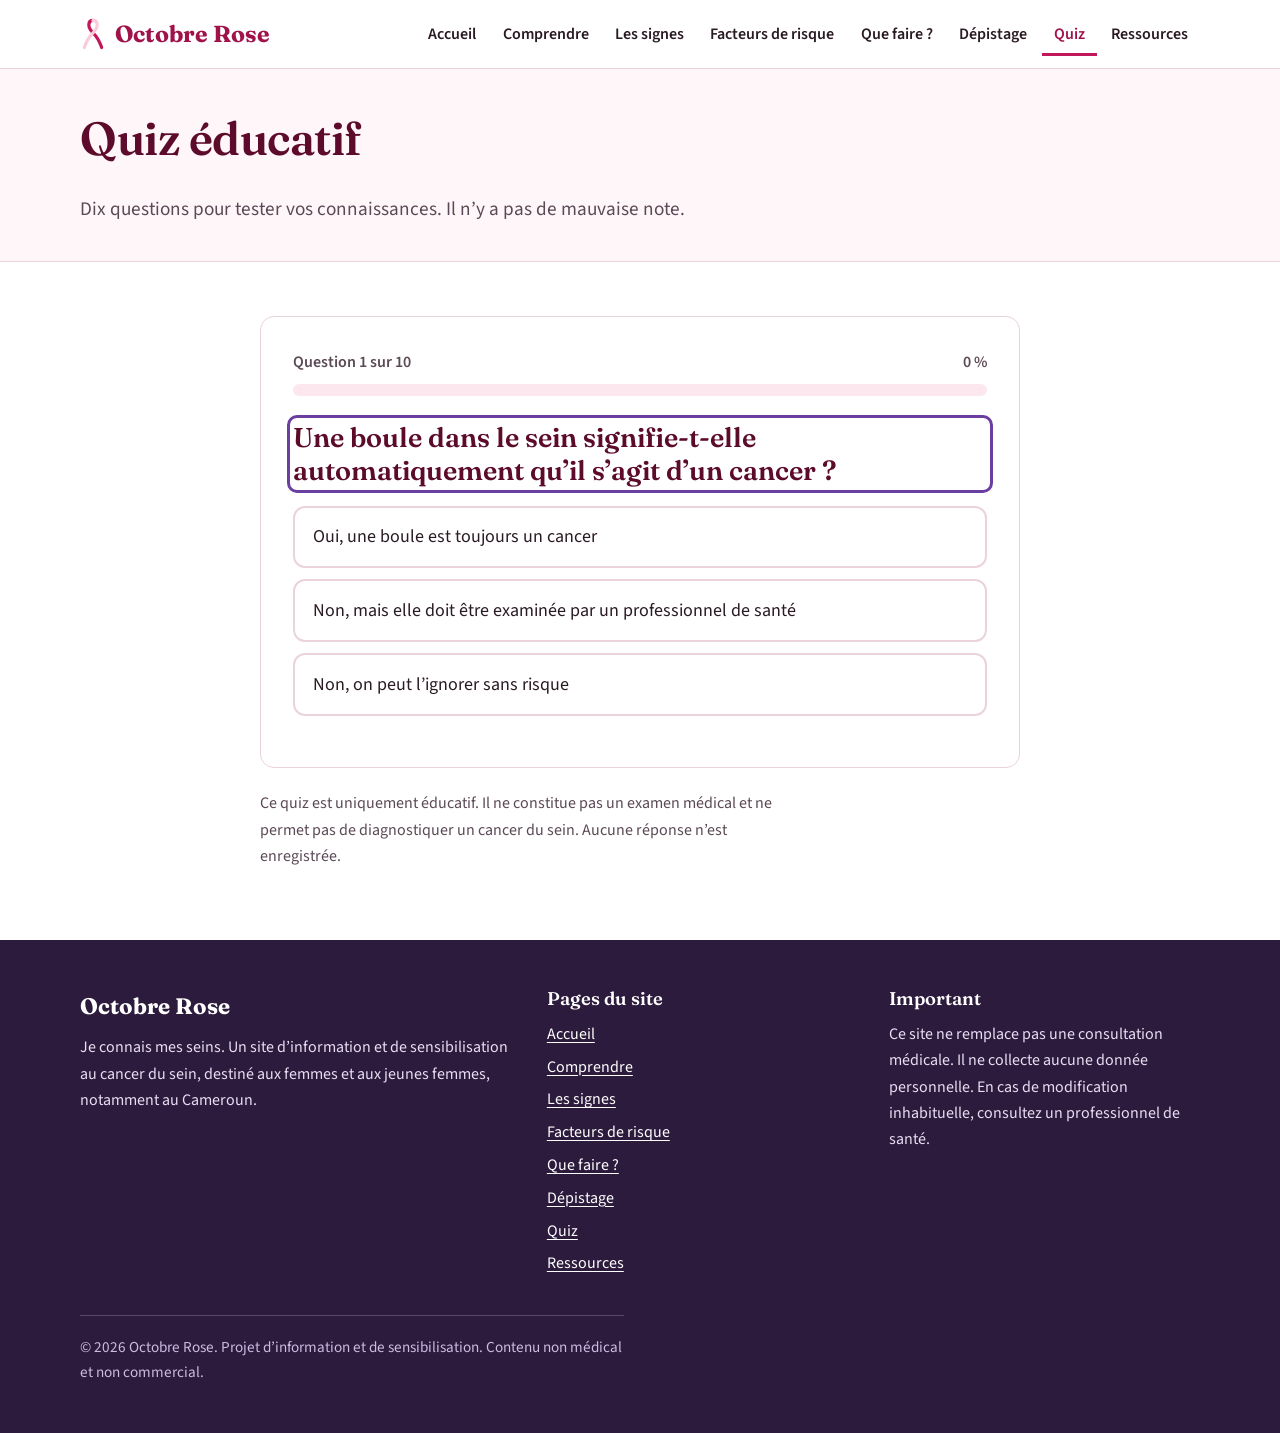
<file: quiz.html>
<!DOCTYPE html>
<html lang="fr">
<head>
  <meta charset="UTF-8">
  <meta name="viewport" content="width=device-width, initial-scale=1">
  <title>Quiz éducatif | Octobre Rose, Je connais mes seins</title>
  <meta name="description" content="Quiz éducatif de 10 questions sur le cancer du sein. Il ne constitue pas un examen médical.">
  <meta name="theme-color" content="#c2185b">
  <link rel="preconnect" href="https://fonts.googleapis.com">
  <link rel="preconnect" href="https://fonts.gstatic.com" crossorigin>
  <link href="https://fonts.googleapis.com/css2?family=Fraunces:wght@500;600;700&family=Source+Sans+3:wght@400;600;700&display=swap" rel="stylesheet">
  <link rel="stylesheet" href="css/style.css">
</head>
<body>
  <a class="skip-link" href="#contenu">Aller au contenu principal</a>

  <header class="site-header">
    <div class="container header-inner">
      <a class="logo" href="index.html" aria-label="Octobre Rose, retour à l’accueil">
        <svg viewBox="0 0 200 260" aria-hidden="true" focusable="false"><path d="M100 20 C60 20 50 70 100 120 C150 170 160 210 170 240" fill="none" stroke="#c2185b" stroke-width="26" stroke-linecap="round"/><path d="M100 20 C140 20 150 70 100 120 C50 170 40 210 30 240" fill="none" stroke="#f9cbdb" stroke-width="26" stroke-linecap="round"/></svg>
        <span>Octobre Rose</span>
      </a>
      <button class="nav-toggle" type="button" aria-expanded="false" aria-controls="site-nav">
        <span class="bars" aria-hidden="true"></span>
        <span class="nav-label">Menu</span>
      </button>
      <nav id="site-nav" class="site-nav" aria-label="Navigation principale">
        <ul>
          <li><a href="index.html">Accueil</a></li>
          <li><a href="cancer.html">Comprendre</a></li>
          <li><a href="signes.html">Les signes</a></li>
          <li><a href="risques.html">Facteurs de risque</a></li>
          <li><a href="consultation.html">Que faire ?</a></li>
          <li><a href="depistage.html">Dépistage</a></li>
          <li><a href="quiz.html" aria-current="page">Quiz</a></li>
          <li><a href="ressources.html">Ressources</a></li>
        </ul>
      </nav>
    </div>
  </header>

  <main id="contenu">
    <section class="page-title">
      <div class="container">
        <h1>Quiz éducatif</h1>
        <p>Dix questions pour tester vos connaissances. Il n’y a pas de mauvaise note.</p>
      </div>
    </section>

    <section class="section">
      <div class="container">
        <div class="quiz-wrap">
          <div id="quiz">
            <noscript><p>Le quiz a besoin de JavaScript pour fonctionner. Veuillez l’activer dans votre navigateur.</p></noscript>
          </div>
          <p class="quiz-note">Ce quiz est uniquement éducatif. Il ne constitue pas un examen médical et ne permet pas de diagnostiquer un cancer du sein. Aucune réponse n’est enregistrée.</p>
        </div>
      </div>
    </section>

  </main>

  <footer class="site-footer">
    <div class="container">
      <div class="footer-grid">
        <div>
          <div class="footer-logo">Octobre Rose</div>
          <p>Je connais mes seins. Un site d’information et de sensibilisation au cancer du sein, destiné aux femmes et aux jeunes femmes, notamment au Cameroun.</p>
        </div>
        <div>
          <h2>Pages du site</h2>
          <ul>
          <li><a href="index.html">Accueil</a></li>
          <li><a href="cancer.html">Comprendre</a></li>
          <li><a href="signes.html">Les signes</a></li>
          <li><a href="risques.html">Facteurs de risque</a></li>
          <li><a href="consultation.html">Que faire ?</a></li>
          <li><a href="depistage.html">Dépistage</a></li>
          <li><a href="quiz.html">Quiz</a></li>
          <li><a href="ressources.html">Ressources</a></li>
          </ul>
        </div>
        <div>
          <h2>Important</h2>
          <p>Ce site ne remplace pas une consultation médicale. Il ne collecte aucune donnée personnelle. En cas de modification inhabituelle, consultez un professionnel de santé.</p>
        </div>
      </div>
      <p class="footer-legal">&copy; <span id="annee">2026</span> Octobre Rose. Projet d’information et de sensibilisation. Contenu non médical et non commercial.</p>
    </div>
  </footer>

  <script src="js/main.js"></script>
  <script src="js/quiz.js"></script>
</body>
</html>
</file>
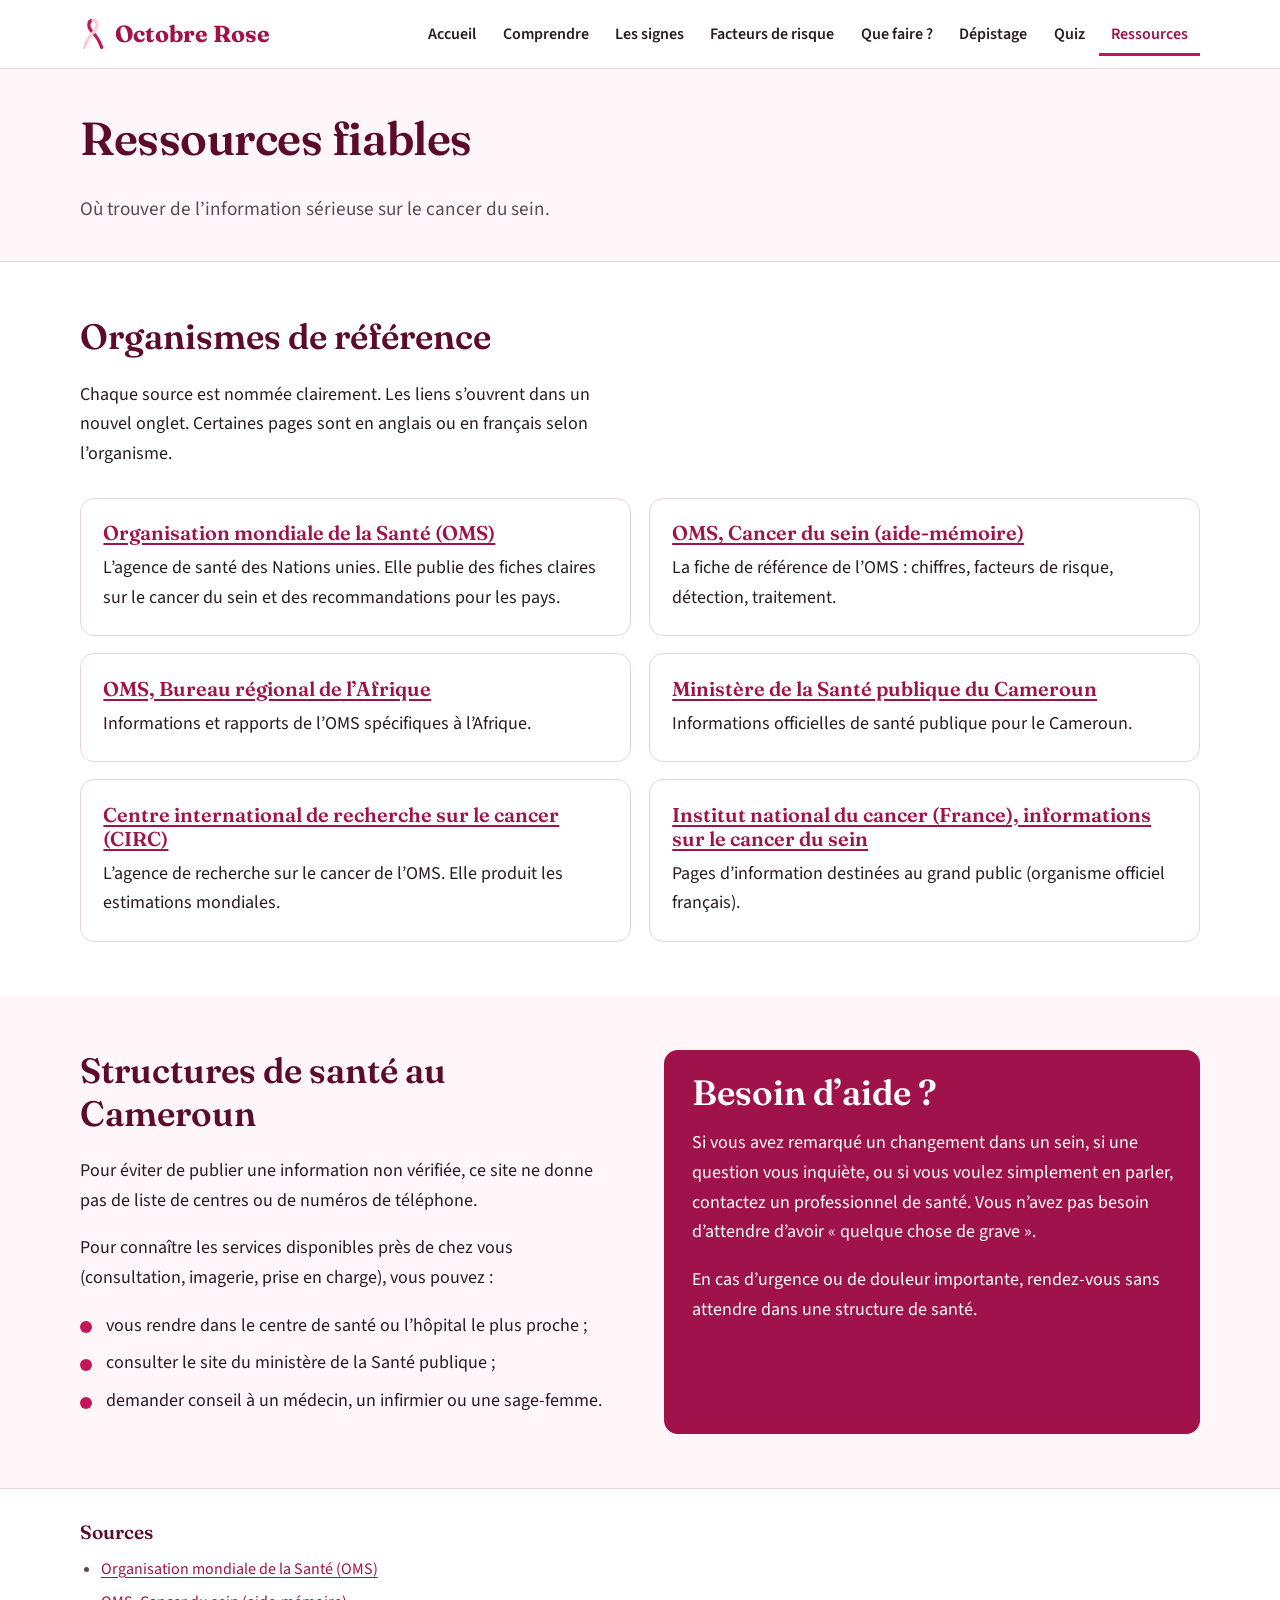
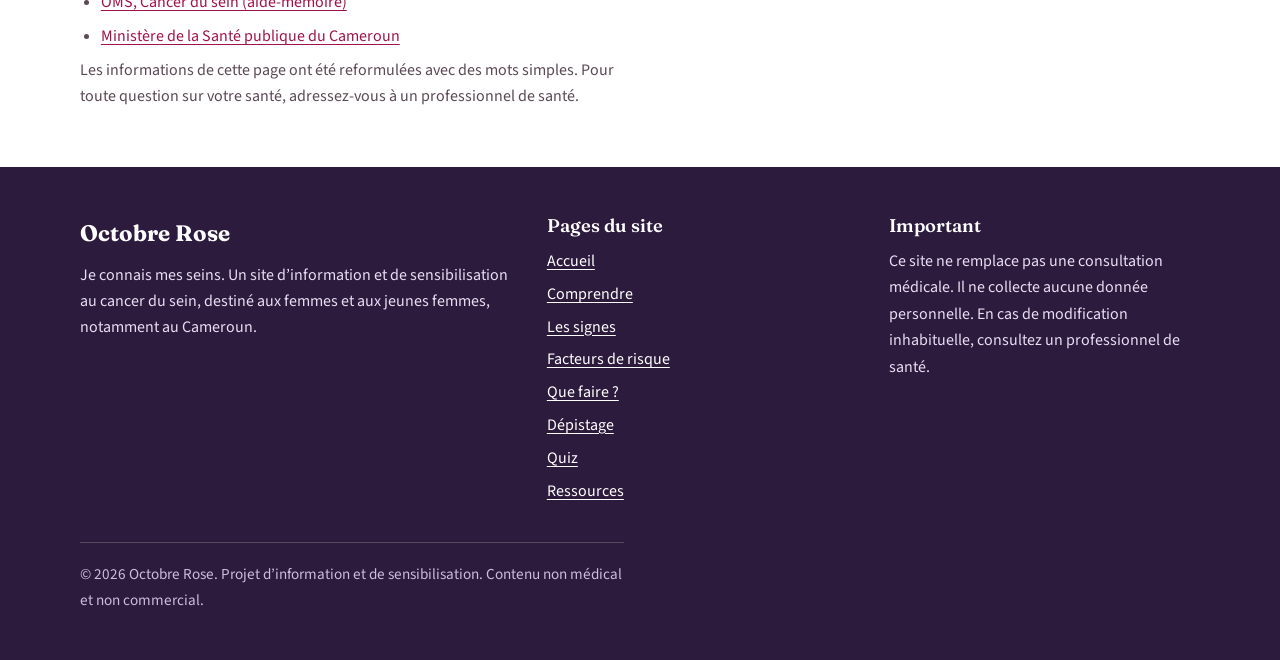
<file: ressources.html>
<!DOCTYPE html>
<html lang="fr">
<head>
  <meta charset="UTF-8">
  <meta name="viewport" content="width=device-width, initial-scale=1">
  <title>Ressources fiables | Octobre Rose, Je connais mes seins</title>
  <meta name="description" content="Ressources médicales fiables sur le cancer du sein : OMS, ministère de la Santé publique du Cameroun, organismes reconnus.">
  <meta name="theme-color" content="#c2185b">
  <link rel="preconnect" href="https://fonts.googleapis.com">
  <link rel="preconnect" href="https://fonts.gstatic.com" crossorigin>
  <link href="https://fonts.googleapis.com/css2?family=Fraunces:wght@500;600;700&family=Source+Sans+3:wght@400;600;700&display=swap" rel="stylesheet">
  <link rel="stylesheet" href="css/style.css">
</head>
<body>
  <a class="skip-link" href="#contenu">Aller au contenu principal</a>

  <header class="site-header">
    <div class="container header-inner">
      <a class="logo" href="index.html" aria-label="Octobre Rose, retour à l’accueil">
        <svg viewBox="0 0 200 260" aria-hidden="true" focusable="false"><path d="M100 20 C60 20 50 70 100 120 C150 170 160 210 170 240" fill="none" stroke="#c2185b" stroke-width="26" stroke-linecap="round"/><path d="M100 20 C140 20 150 70 100 120 C50 170 40 210 30 240" fill="none" stroke="#f9cbdb" stroke-width="26" stroke-linecap="round"/></svg>
        <span>Octobre Rose</span>
      </a>
      <button class="nav-toggle" type="button" aria-expanded="false" aria-controls="site-nav">
        <span class="bars" aria-hidden="true"></span>
        <span class="nav-label">Menu</span>
      </button>
      <nav id="site-nav" class="site-nav" aria-label="Navigation principale">
        <ul>
          <li><a href="index.html">Accueil</a></li>
          <li><a href="cancer.html">Comprendre</a></li>
          <li><a href="signes.html">Les signes</a></li>
          <li><a href="risques.html">Facteurs de risque</a></li>
          <li><a href="consultation.html">Que faire ?</a></li>
          <li><a href="depistage.html">Dépistage</a></li>
          <li><a href="quiz.html">Quiz</a></li>
          <li><a href="ressources.html" aria-current="page">Ressources</a></li>
        </ul>
      </nav>
    </div>
  </header>

  <main id="contenu">
    <section class="page-title">
      <div class="container">
        <h1>Ressources fiables</h1>
        <p>Où trouver de l’information sérieuse sur le cancer du sein.</p>
      </div>
    </section>

    <section class="section">
      <div class="container">
        <div class="section-head">
          <h2>Organismes de référence</h2>
          <p>Chaque source est nommée clairement. Les liens s’ouvrent dans un nouvel onglet. Certaines pages sont en anglais ou en français selon l’organisme.</p>
        </div>
        <div class="grid grid-2">
          <article class="card"><h3><a href="https://www.who.int/fr" target="_blank" rel="noopener">Organisation mondiale de la Santé (OMS)</a></h3><p>L’agence de santé des Nations unies. Elle publie des fiches claires sur le cancer du sein et des recommandations pour les pays.</p></article>
          <article class="card"><h3><a href="https://www.who.int/fr/news-room/fact-sheets/detail/breast-cancer" target="_blank" rel="noopener">OMS, Cancer du sein (aide-mémoire)</a></h3><p>La fiche de référence de l’OMS : chiffres, facteurs de risque, détection, traitement.</p></article>
          <article class="card"><h3><a href="https://www.afro.who.int/fr" target="_blank" rel="noopener">OMS, Bureau régional de l’Afrique</a></h3><p>Informations et rapports de l’OMS spécifiques à l’Afrique.</p></article>
          <article class="card"><h3><a href="https://www.minsante.cm" target="_blank" rel="noopener">Ministère de la Santé publique du Cameroun</a></h3><p>Informations officielles de santé publique pour le Cameroun.</p></article>
          <article class="card"><h3><a href="https://www.iarc.who.int" target="_blank" rel="noopener">Centre international de recherche sur le cancer (CIRC)</a></h3><p>L’agence de recherche sur le cancer de l’OMS. Elle produit les estimations mondiales.</p></article>
          <article class="card"><h3><a href="https://www.e-cancer.fr" target="_blank" rel="noopener">Institut national du cancer (France), informations sur le cancer du sein</a></h3><p>Pages d’information destinées au grand public (organisme officiel français).</p></article>
        </div>
      </div>
    </section>

    <section class="section section-alt" aria-labelledby="cameroun">
      <div class="container two-col">
        <div>
          <h2 id="cameroun">Structures de santé au Cameroun</h2>
          <p>Pour éviter de publier une information non vérifiée, ce site ne donne pas de liste de centres ou de numéros de téléphone.</p>
          <p>Pour connaître les services disponibles près de chez vous (consultation, imagerie, prise en charge), vous pouvez :</p>
          <ul class="checklist">
            <li>vous rendre dans le centre de santé ou l’hôpital le plus proche ;</li>
            <li>consulter le site du ministère de la Santé publique ;</li>
            <li>demander conseil à un médecin, un infirmier ou une sage-femme.</li>
          </ul>
        </div>
        <div class="callout callout-strong" style="margin:0" aria-labelledby="aide">
          <h2 id="aide">Besoin d’aide ?</h2>
          <p>Si vous avez remarqué un changement dans un sein, si une question vous inquiète, ou si vous voulez simplement en parler, contactez un professionnel de santé. Vous n’avez pas besoin d’attendre d’avoir « quelque chose de grave ».</p>
          <p>En cas d’urgence ou de douleur importante, rendez-vous sans attendre dans une structure de santé.</p>
        </div>
      </div>
    </section>

  <section class="sources" aria-labelledby="titre-sources">
    <div class="container">
      <h2 id="titre-sources">Sources</h2>
      <ul>
        <li><a href="https://www.who.int/fr" target="_blank" rel="noopener">Organisation mondiale de la Santé (OMS)</a></li>
        <li><a href="https://www.who.int/fr/news-room/fact-sheets/detail/breast-cancer" target="_blank" rel="noopener">OMS, Cancer du sein (aide-mémoire)</a></li>
        <li><a href="https://www.minsante.cm" target="_blank" rel="noopener">Ministère de la Santé publique du Cameroun</a></li>
      </ul>
      <p>Les informations de cette page ont été reformulées avec des mots simples. Pour toute question sur votre santé, adressez-vous à un professionnel de santé.</p>
    </div>
  </section>

  </main>

  <footer class="site-footer">
    <div class="container">
      <div class="footer-grid">
        <div>
          <div class="footer-logo">Octobre Rose</div>
          <p>Je connais mes seins. Un site d’information et de sensibilisation au cancer du sein, destiné aux femmes et aux jeunes femmes, notamment au Cameroun.</p>
        </div>
        <div>
          <h2>Pages du site</h2>
          <ul>
          <li><a href="index.html">Accueil</a></li>
          <li><a href="cancer.html">Comprendre</a></li>
          <li><a href="signes.html">Les signes</a></li>
          <li><a href="risques.html">Facteurs de risque</a></li>
          <li><a href="consultation.html">Que faire ?</a></li>
          <li><a href="depistage.html">Dépistage</a></li>
          <li><a href="quiz.html">Quiz</a></li>
          <li><a href="ressources.html">Ressources</a></li>
          </ul>
        </div>
        <div>
          <h2>Important</h2>
          <p>Ce site ne remplace pas une consultation médicale. Il ne collecte aucune donnée personnelle. En cas de modification inhabituelle, consultez un professionnel de santé.</p>
        </div>
      </div>
      <p class="footer-legal">&copy; <span id="annee">2026</span> Octobre Rose. Projet d’information et de sensibilisation. Contenu non médical et non commercial.</p>
    </div>
  </footer>

  <script src="js/main.js"></script>
</body>
</html>
</file>
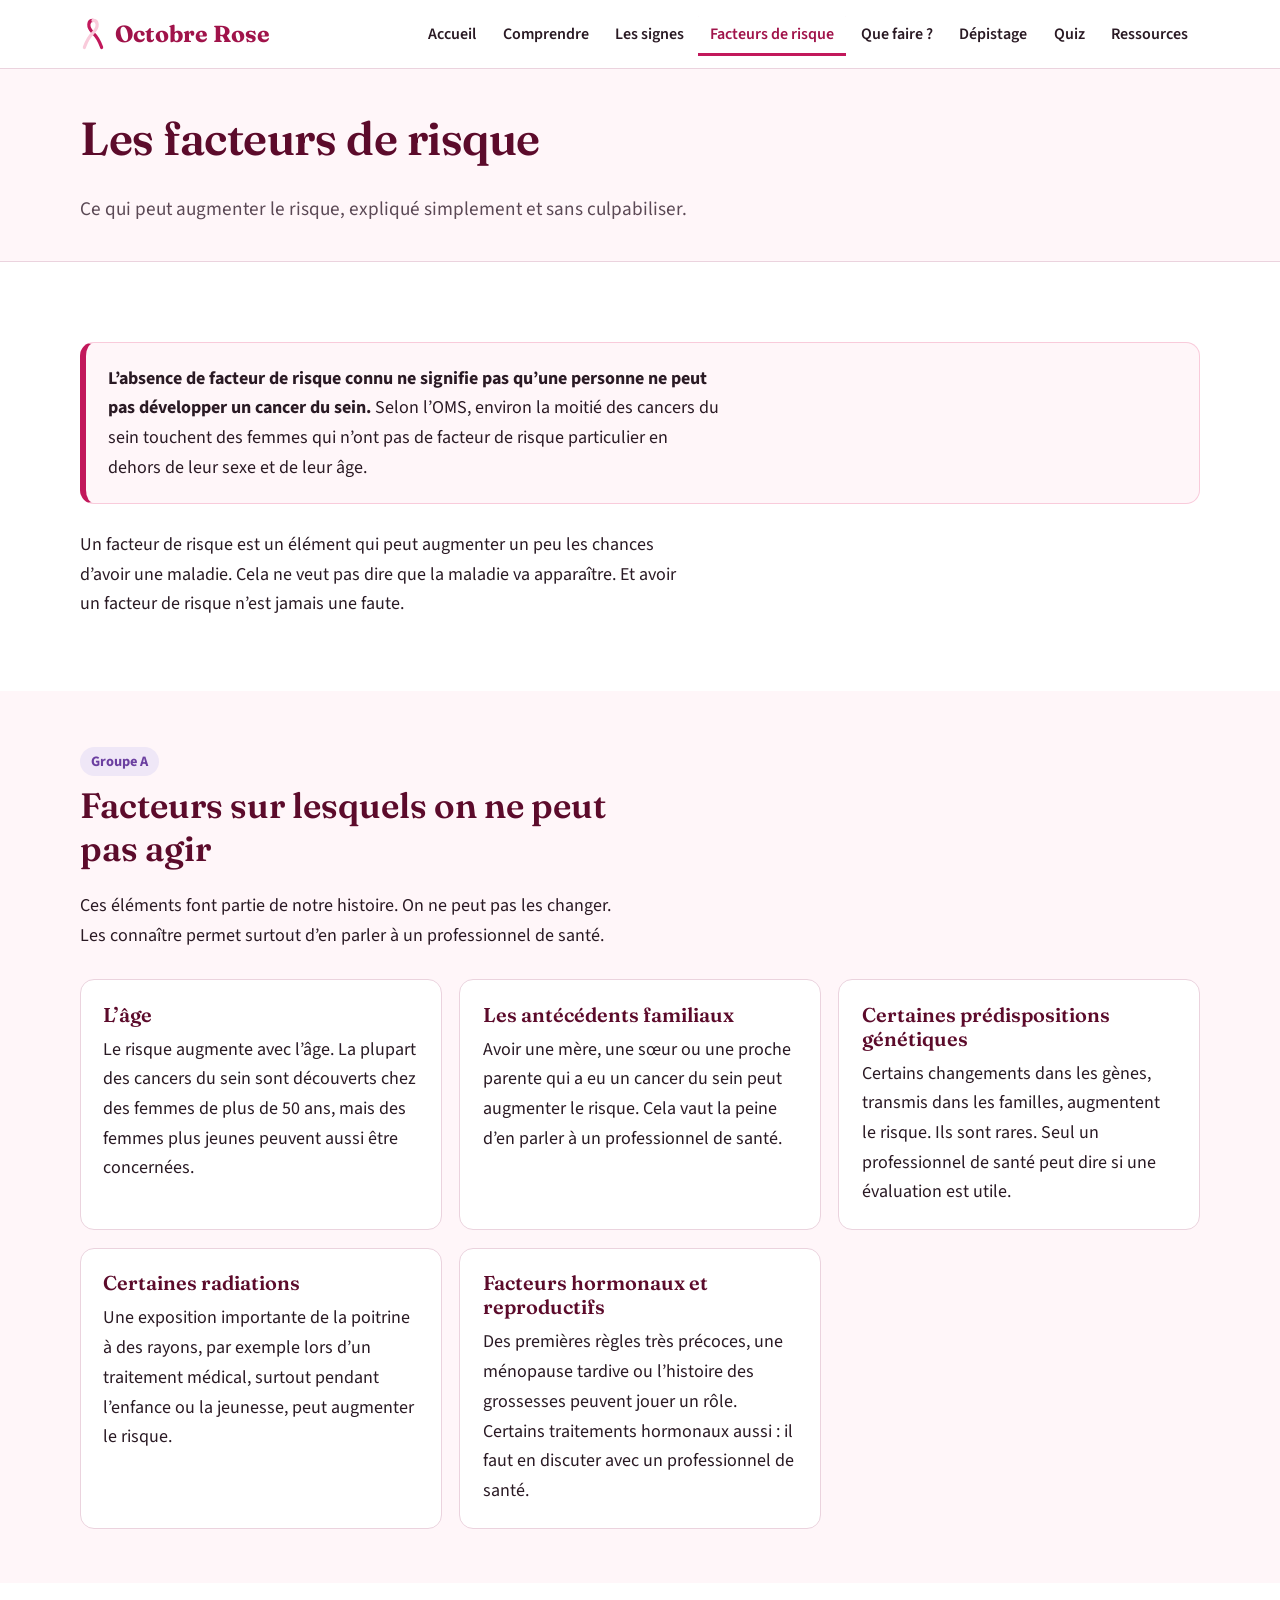
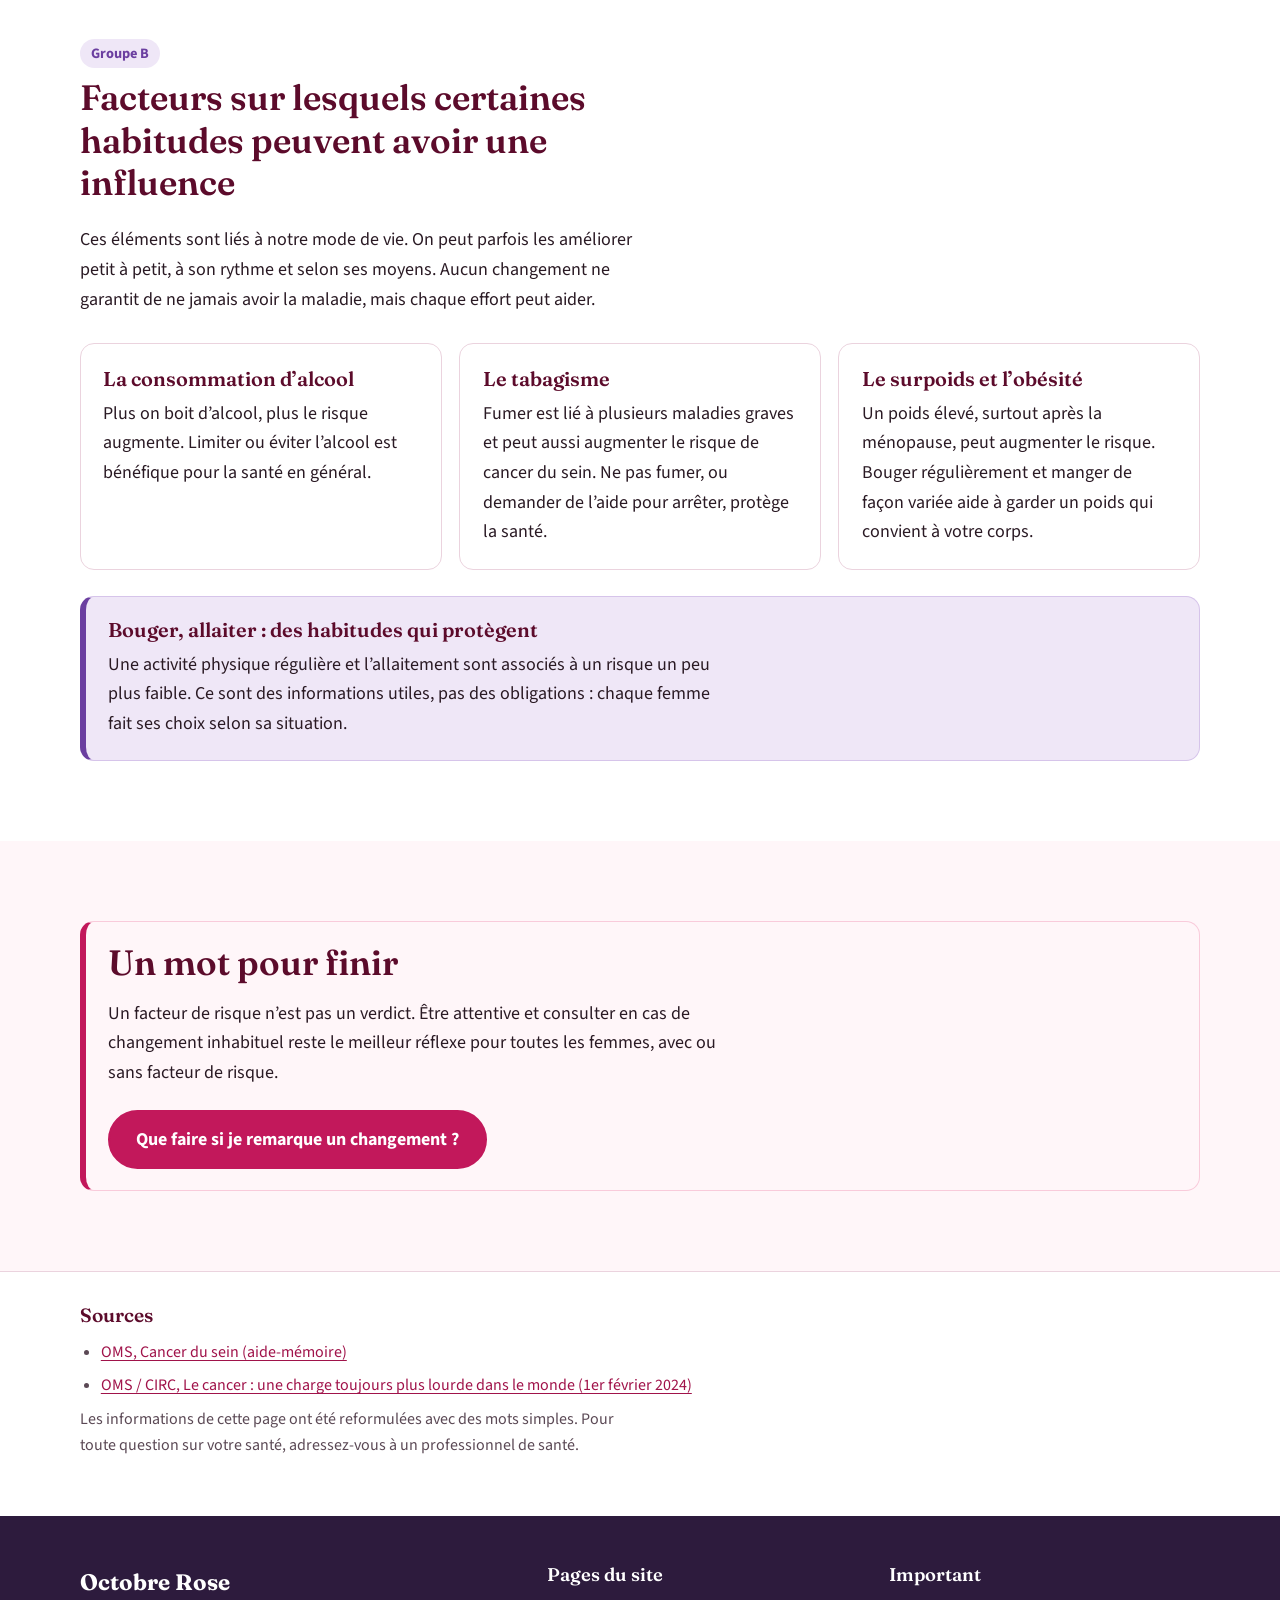
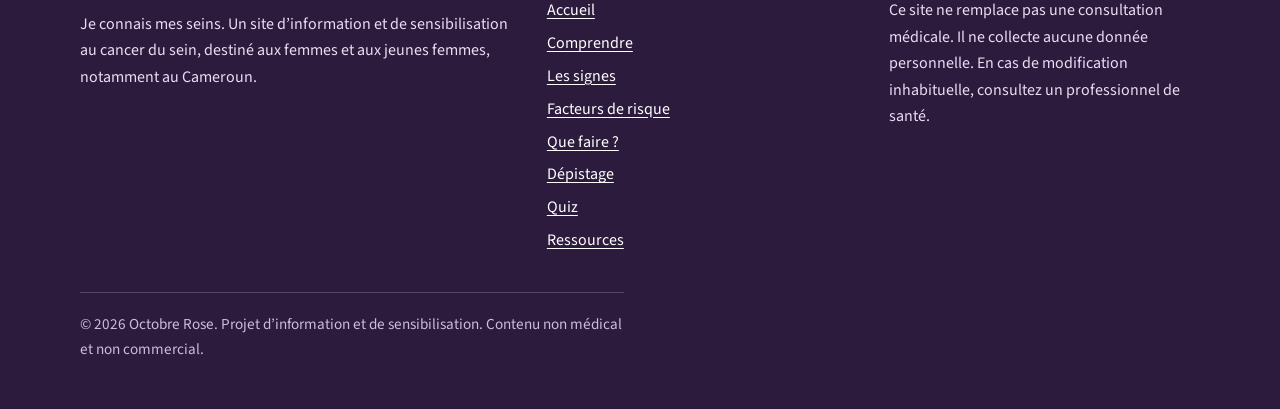
<file: risques.html>
<!DOCTYPE html>
<html lang="fr">
<head>
  <meta charset="UTF-8">
  <meta name="viewport" content="width=device-width, initial-scale=1">
  <title>Les facteurs de risque | Octobre Rose, Je connais mes seins</title>
  <meta name="description" content="Les facteurs de risque du cancer du sein expliqués simplement : ceux sur lesquels on ne peut pas agir et ceux que les habitudes peuvent influencer.">
  <meta name="theme-color" content="#c2185b">
  <link rel="preconnect" href="https://fonts.googleapis.com">
  <link rel="preconnect" href="https://fonts.gstatic.com" crossorigin>
  <link href="https://fonts.googleapis.com/css2?family=Fraunces:wght@500;600;700&family=Source+Sans+3:wght@400;600;700&display=swap" rel="stylesheet">
  <link rel="stylesheet" href="css/style.css">
</head>
<body>
  <a class="skip-link" href="#contenu">Aller au contenu principal</a>

  <header class="site-header">
    <div class="container header-inner">
      <a class="logo" href="index.html" aria-label="Octobre Rose, retour à l’accueil">
        <svg viewBox="0 0 200 260" aria-hidden="true" focusable="false"><path d="M100 20 C60 20 50 70 100 120 C150 170 160 210 170 240" fill="none" stroke="#c2185b" stroke-width="26" stroke-linecap="round"/><path d="M100 20 C140 20 150 70 100 120 C50 170 40 210 30 240" fill="none" stroke="#f9cbdb" stroke-width="26" stroke-linecap="round"/></svg>
        <span>Octobre Rose</span>
      </a>
      <button class="nav-toggle" type="button" aria-expanded="false" aria-controls="site-nav">
        <span class="bars" aria-hidden="true"></span>
        <span class="nav-label">Menu</span>
      </button>
      <nav id="site-nav" class="site-nav" aria-label="Navigation principale">
        <ul>
          <li><a href="index.html">Accueil</a></li>
          <li><a href="cancer.html">Comprendre</a></li>
          <li><a href="signes.html">Les signes</a></li>
          <li><a href="risques.html" aria-current="page">Facteurs de risque</a></li>
          <li><a href="consultation.html">Que faire ?</a></li>
          <li><a href="depistage.html">Dépistage</a></li>
          <li><a href="quiz.html">Quiz</a></li>
          <li><a href="ressources.html">Ressources</a></li>
        </ul>
      </nav>
    </div>
  </header>

  <main id="contenu">
    <section class="page-title">
      <div class="container">
        <h1>Les facteurs de risque</h1>
        <p>Ce qui peut augmenter le risque, expliqué simplement et sans culpabiliser.</p>
      </div>
    </section>

    <section class="section">
      <div class="container">
        <div class="callout">
          <p><strong>L’absence de facteur de risque connu ne signifie pas qu’une personne ne peut pas développer un cancer du sein.</strong> Selon l’OMS, environ la moitié des cancers du sein touchent des femmes qui n’ont pas de facteur de risque particulier en dehors de leur sexe et de leur âge.</p>
        </div>
        <p>Un facteur de risque est un élément qui peut augmenter un peu les chances d’avoir une maladie. Cela ne veut pas dire que la maladie va apparaître. Et avoir un facteur de risque n’est jamais une faute.</p>
      </div>
    </section>

    <section class="section section-alt" aria-labelledby="fixes">
      <div class="container">
        <div class="section-head">
          <span class="tag">Groupe A</span>
          <h2 id="fixes">Facteurs sur lesquels on ne peut pas agir</h2>
          <p>Ces éléments font partie de notre histoire. On ne peut pas les changer. Les connaître permet surtout d’en parler à un professionnel de santé.</p>
        </div>
        <div class="grid grid-3">
          <article class="card"><h3>L’âge</h3><p>Le risque augmente avec l’âge. La plupart des cancers du sein sont découverts chez des femmes de plus de 50 ans, mais des femmes plus jeunes peuvent aussi être concernées.</p></article>
          <article class="card"><h3>Les antécédents familiaux</h3><p>Avoir une mère, une sœur ou une proche parente qui a eu un cancer du sein peut augmenter le risque. Cela vaut la peine d’en parler à un professionnel de santé.</p></article>
          <article class="card"><h3>Certaines prédispositions génétiques</h3><p>Certains changements dans les gènes, transmis dans les familles, augmentent le risque. Ils sont rares. Seul un professionnel de santé peut dire si une évaluation est utile.</p></article>
          <article class="card"><h3>Certaines radiations</h3><p>Une exposition importante de la poitrine à des rayons, par exemple lors d’un traitement médical, surtout pendant l’enfance ou la jeunesse, peut augmenter le risque.</p></article>
          <article class="card"><h3>Facteurs hormonaux et reproductifs</h3><p>Des premières règles très précoces, une ménopause tardive ou l’histoire des grossesses peuvent jouer un rôle. Certains traitements hormonaux aussi : il faut en discuter avec un professionnel de santé.</p></article>
        </div>
      </div>
    </section>

    <section class="section" aria-labelledby="influence">
      <div class="container">
        <div class="section-head">
          <span class="tag">Groupe B</span>
          <h2 id="influence">Facteurs sur lesquels certaines habitudes peuvent avoir une influence</h2>
          <p>Ces éléments sont liés à notre mode de vie. On peut parfois les améliorer petit à petit, à son rythme et selon ses moyens. Aucun changement ne garantit de ne jamais avoir la maladie, mais chaque effort peut aider.</p>
        </div>
        <div class="grid grid-3">
          <article class="card"><h3>La consommation d’alcool</h3><p>Plus on boit d’alcool, plus le risque augmente. Limiter ou éviter l’alcool est bénéfique pour la santé en général.</p></article>
          <article class="card"><h3>Le tabagisme</h3><p>Fumer est lié à plusieurs maladies graves et peut aussi augmenter le risque de cancer du sein. Ne pas fumer, ou demander de l’aide pour arrêter, protège la santé.</p></article>
          <article class="card"><h3>Le surpoids et l’obésité</h3><p>Un poids élevé, surtout après la ménopause, peut augmenter le risque. Bouger régulièrement et manger de façon variée aide à garder un poids qui convient à votre corps.</p></article>
        </div>
        <div class="callout callout-mauve">
          <h3>Bouger, allaiter : des habitudes qui protègent</h3>
          <p>Une activité physique régulière et l’allaitement sont associés à un risque un peu plus faible. Ce sont des informations utiles, pas des obligations : chaque femme fait ses choix selon sa situation.</p>
        </div>
      </div>
    </section>

    <section class="section section-alt">
      <div class="container">
        <div class="callout">
          <h2>Un mot pour finir</h2>
          <p>Un facteur de risque n’est pas un verdict. Être attentive et consulter en cas de changement inhabituel reste le meilleur réflexe pour toutes les femmes, avec ou sans facteur de risque.</p>
          <div class="btn-row"><a class="btn" href="consultation.html">Que faire si je remarque un changement ?</a></div>
        </div>
      </div>
    </section>

  <section class="sources" aria-labelledby="titre-sources">
    <div class="container">
      <h2 id="titre-sources">Sources</h2>
      <ul>
        <li><a href="https://www.who.int/fr/news-room/fact-sheets/detail/breast-cancer" target="_blank" rel="noopener">OMS, Cancer du sein (aide-mémoire)</a></li>
        <li><a href="https://www.who.int/fr/news/item/01-02-2024-global-cancer-burden-growing--amidst-mounting-need-for-services" target="_blank" rel="noopener">OMS / CIRC, Le cancer : une charge toujours plus lourde dans le monde (1er février 2024)</a></li>
      </ul>
      <p>Les informations de cette page ont été reformulées avec des mots simples. Pour toute question sur votre santé, adressez-vous à un professionnel de santé.</p>
    </div>
  </section>

  </main>

  <footer class="site-footer">
    <div class="container">
      <div class="footer-grid">
        <div>
          <div class="footer-logo">Octobre Rose</div>
          <p>Je connais mes seins. Un site d’information et de sensibilisation au cancer du sein, destiné aux femmes et aux jeunes femmes, notamment au Cameroun.</p>
        </div>
        <div>
          <h2>Pages du site</h2>
          <ul>
          <li><a href="index.html">Accueil</a></li>
          <li><a href="cancer.html">Comprendre</a></li>
          <li><a href="signes.html">Les signes</a></li>
          <li><a href="risques.html">Facteurs de risque</a></li>
          <li><a href="consultation.html">Que faire ?</a></li>
          <li><a href="depistage.html">Dépistage</a></li>
          <li><a href="quiz.html">Quiz</a></li>
          <li><a href="ressources.html">Ressources</a></li>
          </ul>
        </div>
        <div>
          <h2>Important</h2>
          <p>Ce site ne remplace pas une consultation médicale. Il ne collecte aucune donnée personnelle. En cas de modification inhabituelle, consultez un professionnel de santé.</p>
        </div>
      </div>
      <p class="footer-legal">&copy; <span id="annee">2026</span> Octobre Rose. Projet d’information et de sensibilisation. Contenu non médical et non commercial.</p>
    </div>
  </footer>

  <script src="js/main.js"></script>
</body>
</html>
</file>
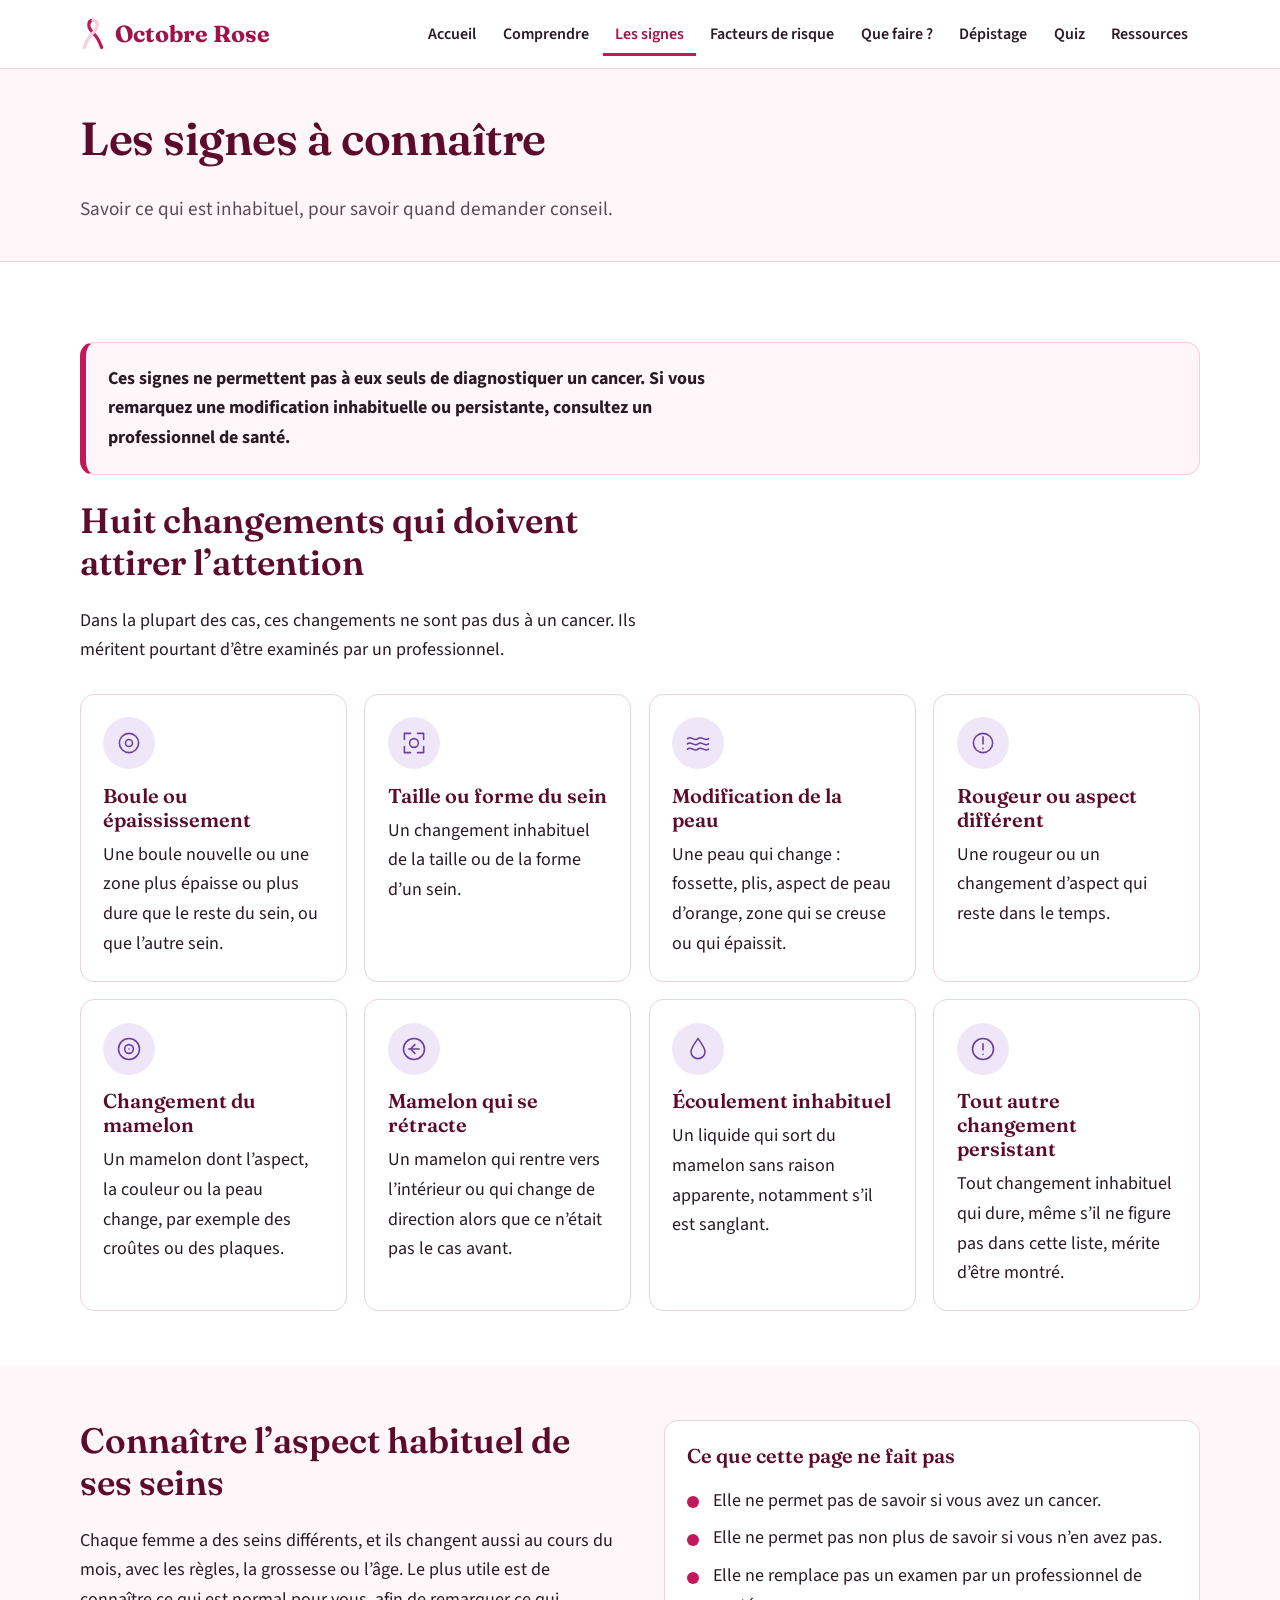
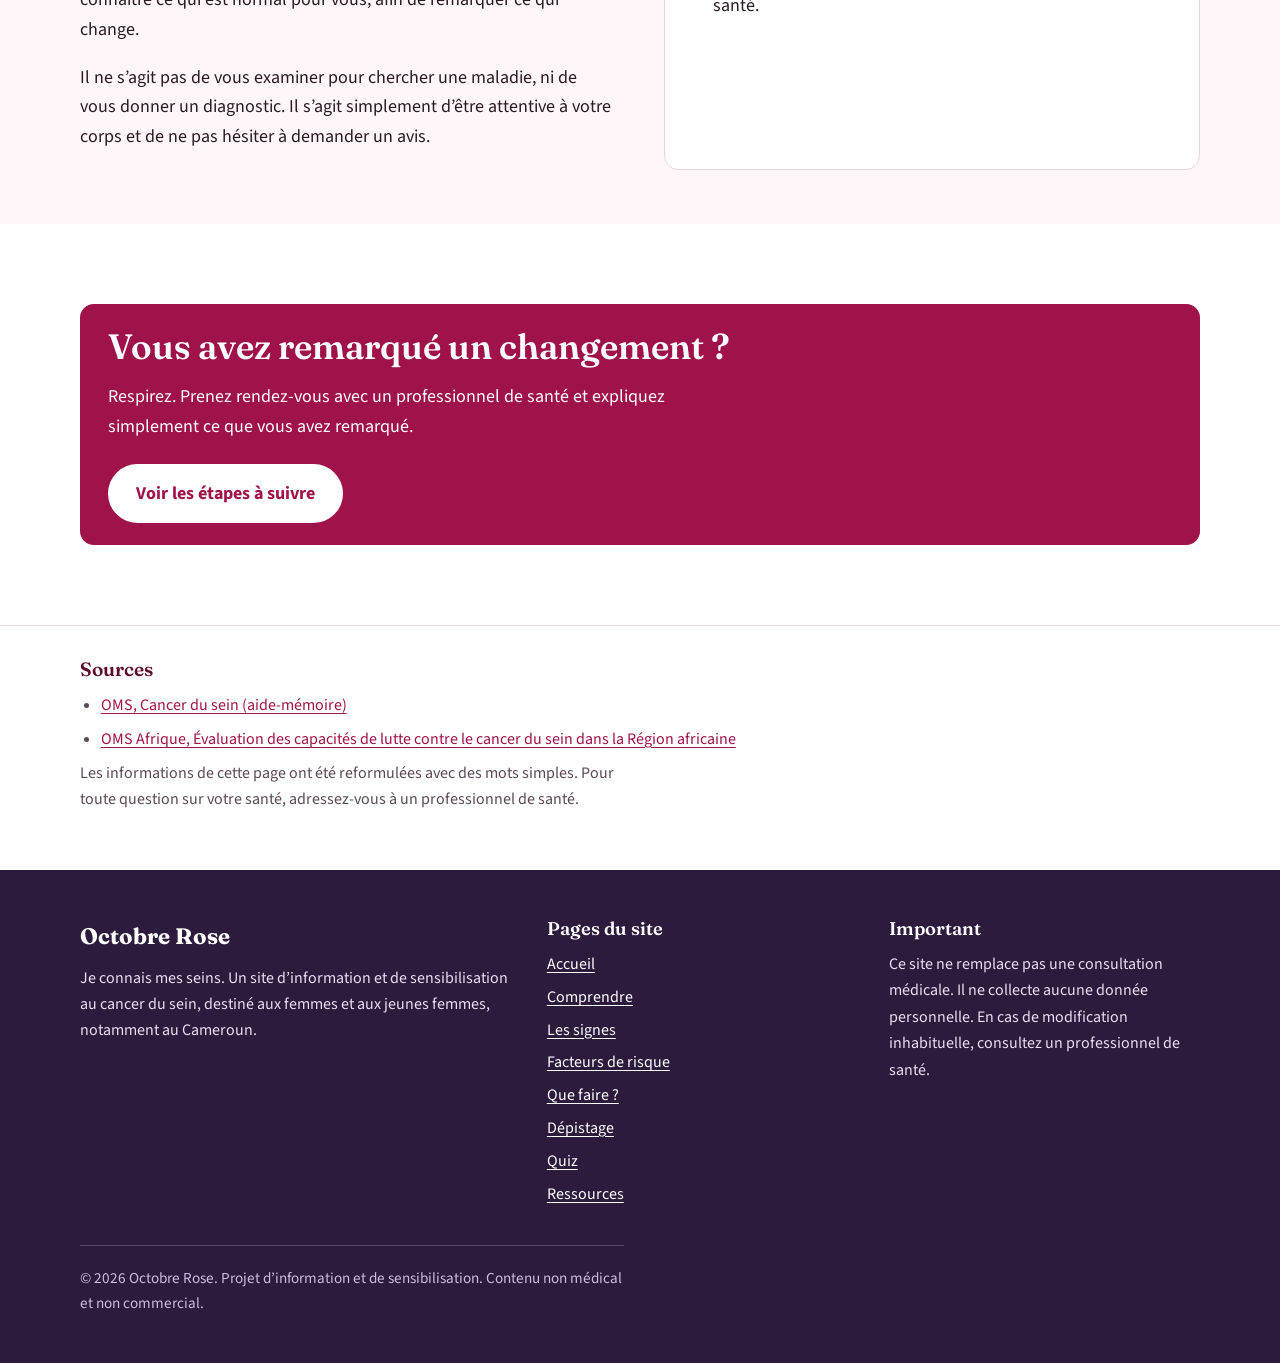
<file: signes.html>
<!DOCTYPE html>
<html lang="fr">
<head>
  <meta charset="UTF-8">
  <meta name="viewport" content="width=device-width, initial-scale=1">
  <title>Les signes à connaître | Octobre Rose, Je connais mes seins</title>
  <meta name="description" content="Les changements du sein qui doivent pousser à demander un avis médical. Information de sensibilisation, sans diagnostic.">
  <meta name="theme-color" content="#c2185b">
  <link rel="preconnect" href="https://fonts.googleapis.com">
  <link rel="preconnect" href="https://fonts.gstatic.com" crossorigin>
  <link href="https://fonts.googleapis.com/css2?family=Fraunces:wght@500;600;700&family=Source+Sans+3:wght@400;600;700&display=swap" rel="stylesheet">
  <link rel="stylesheet" href="css/style.css">
</head>
<body>
  <a class="skip-link" href="#contenu">Aller au contenu principal</a>

  <header class="site-header">
    <div class="container header-inner">
      <a class="logo" href="index.html" aria-label="Octobre Rose, retour à l’accueil">
        <svg viewBox="0 0 200 260" aria-hidden="true" focusable="false"><path d="M100 20 C60 20 50 70 100 120 C150 170 160 210 170 240" fill="none" stroke="#c2185b" stroke-width="26" stroke-linecap="round"/><path d="M100 20 C140 20 150 70 100 120 C50 170 40 210 30 240" fill="none" stroke="#f9cbdb" stroke-width="26" stroke-linecap="round"/></svg>
        <span>Octobre Rose</span>
      </a>
      <button class="nav-toggle" type="button" aria-expanded="false" aria-controls="site-nav">
        <span class="bars" aria-hidden="true"></span>
        <span class="nav-label">Menu</span>
      </button>
      <nav id="site-nav" class="site-nav" aria-label="Navigation principale">
        <ul>
          <li><a href="index.html">Accueil</a></li>
          <li><a href="cancer.html">Comprendre</a></li>
          <li><a href="signes.html" aria-current="page">Les signes</a></li>
          <li><a href="risques.html">Facteurs de risque</a></li>
          <li><a href="consultation.html">Que faire ?</a></li>
          <li><a href="depistage.html">Dépistage</a></li>
          <li><a href="quiz.html">Quiz</a></li>
          <li><a href="ressources.html">Ressources</a></li>
        </ul>
      </nav>
    </div>
  </header>

  <main id="contenu">
    <section class="page-title">
      <div class="container">
        <h1>Les signes à connaître</h1>
        <p>Savoir ce qui est inhabituel, pour savoir quand demander conseil.</p>
      </div>
    </section>

    <section class="section">
      <div class="container">
        <div class="callout">
          <p><strong>Ces signes ne permettent pas à eux seuls de diagnostiquer un cancer. Si vous remarquez une modification inhabituelle ou persistante, consultez un professionnel de santé.</strong></p>
        </div>
        <div class="section-head">
          <h2>Huit changements qui doivent attirer l’attention</h2>
          <p>Dans la plupart des cas, ces changements ne sont pas dus à un cancer. Ils méritent pourtant d’être examinés par un professionnel.</p>
        </div>
        <div class="grid grid-4">
          <article class="card">
            <div class="icon-badge"><svg viewBox="0 0 32 32" aria-hidden="true"><circle cx="16" cy="16" r="11"/><circle cx="16" cy="16" r="4"/></svg></div>
            <h3>Boule ou épaississement</h3>
            <p>Une boule nouvelle ou une zone plus épaisse ou plus dure que le reste du sein, ou que l’autre sein.</p>
          </article>
          <article class="card">
            <div class="icon-badge"><svg viewBox="0 0 32 32" aria-hidden="true"><path d="M5 12v-7h7M27 12v-7h-7M5 20v7h7M27 20v7h-7"/><circle cx="16" cy="16" r="5"/></svg></div>
            <h3>Taille ou forme du sein</h3>
            <p>Un changement inhabituel de la taille ou de la forme d’un sein.</p>
          </article>
          <article class="card">
            <div class="icon-badge"><svg viewBox="0 0 32 32" aria-hidden="true"><path d="M4 11c4-4 8 4 12 0s8 4 12 0M4 17c4-4 8 4 12 0s8 4 12 0M4 23c4-4 8 4 12 0s8 4 12 0"/></svg></div>
            <h3>Modification de la peau</h3>
            <p>Une peau qui change : fossette, plis, aspect de peau d’orange, zone qui se creuse ou qui épaissit.</p>
          </article>
          <article class="card">
            <div class="icon-badge"><svg viewBox="0 0 32 32" aria-hidden="true"><circle cx="16" cy="16" r="11"/><path d="M16 9v8M16 22v.5"/></svg></div>
            <h3>Rougeur ou aspect différent</h3>
            <p>Une rougeur ou un changement d’aspect qui reste dans le temps.</p>
          </article>
          <article class="card">
            <div class="icon-badge"><svg viewBox="0 0 32 32" aria-hidden="true"><circle cx="16" cy="16" r="12"/><circle cx="16" cy="16" r="5"/><path d="M16 16v.1"/></svg></div>
            <h3>Changement du mamelon</h3>
            <p>Un mamelon dont l’aspect, la couleur ou la peau change, par exemple des croûtes ou des plaques.</p>
          </article>
          <article class="card">
            <div class="icon-badge"><svg viewBox="0 0 32 32" aria-hidden="true"><circle cx="16" cy="16" r="12"/><path d="M10 16h12M17 11l-5 5 5 5"/></svg></div>
            <h3>Mamelon qui se rétracte</h3>
            <p>Un mamelon qui rentre vers l’intérieur ou qui change de direction alors que ce n’était pas le cas avant.</p>
          </article>
          <article class="card">
            <div class="icon-badge"><svg viewBox="0 0 32 32" aria-hidden="true"><path d="M16 4c-5 7-8 11-8 15a8 8 0 0 0 16 0c0-4-3-8-8-15z"/></svg></div>
            <h3>Écoulement inhabituel</h3>
            <p>Un liquide qui sort du mamelon sans raison apparente, notamment s’il est sanglant.</p>
          </article>
          <article class="card">
            <div class="icon-badge"><svg viewBox="0 0 32 32" aria-hidden="true"><circle cx="16" cy="16" r="12"/><path d="M16 10v7M16 22v.1"/></svg></div>
            <h3>Tout autre changement persistant</h3>
            <p>Tout changement inhabituel qui dure, même s’il ne figure pas dans cette liste, mérite d’être montré.</p>
          </article>
        </div>
      </div>
    </section>

    <section class="section section-alt" aria-labelledby="habituel">
      <div class="container two-col">
        <div>
          <h2 id="habituel">Connaître l’aspect habituel de ses seins</h2>
          <p>Chaque femme a des seins différents, et ils changent aussi au cours du mois, avec les règles, la grossesse ou l’âge. Le plus utile est de connaître ce qui est normal pour vous, afin de remarquer ce qui change.</p>
          <p>Il ne s’agit pas de vous examiner pour chercher une maladie, ni de vous donner un diagnostic. Il s’agit simplement d’être attentive à votre corps et de ne pas hésiter à demander un avis.</p>
        </div>
        <div class="card">
          <h3>Ce que cette page ne fait pas</h3>
          <ul class="checklist">
            <li>Elle ne permet pas de savoir si vous avez un cancer.</li>
            <li>Elle ne permet pas non plus de savoir si vous n’en avez pas.</li>
            <li>Elle ne remplace pas un examen par un professionnel de santé.</li>
          </ul>
        </div>
      </div>
    </section>

    <section class="section">
      <div class="container">
        <div class="callout callout-strong">
          <h2>Vous avez remarqué un changement ?</h2>
          <p>Respirez. Prenez rendez-vous avec un professionnel de santé et expliquez simplement ce que vous avez remarqué.</p>
          <div class="btn-row"><a class="btn" href="consultation.html">Voir les étapes à suivre</a></div>
        </div>
      </div>
    </section>

  <section class="sources" aria-labelledby="titre-sources">
    <div class="container">
      <h2 id="titre-sources">Sources</h2>
      <ul>
        <li><a href="https://www.who.int/fr/news-room/fact-sheets/detail/breast-cancer" target="_blank" rel="noopener">OMS, Cancer du sein (aide-mémoire)</a></li>
        <li><a href="https://www.afro.who.int/fr/publications/evaluation-des-capacites-de-lutte-contre-le-cancer-du-sein-dans-la-region-africaine-de" target="_blank" rel="noopener">OMS Afrique, Évaluation des capacités de lutte contre le cancer du sein dans la Région africaine</a></li>
      </ul>
      <p>Les informations de cette page ont été reformulées avec des mots simples. Pour toute question sur votre santé, adressez-vous à un professionnel de santé.</p>
    </div>
  </section>

  </main>

  <footer class="site-footer">
    <div class="container">
      <div class="footer-grid">
        <div>
          <div class="footer-logo">Octobre Rose</div>
          <p>Je connais mes seins. Un site d’information et de sensibilisation au cancer du sein, destiné aux femmes et aux jeunes femmes, notamment au Cameroun.</p>
        </div>
        <div>
          <h2>Pages du site</h2>
          <ul>
          <li><a href="index.html">Accueil</a></li>
          <li><a href="cancer.html">Comprendre</a></li>
          <li><a href="signes.html">Les signes</a></li>
          <li><a href="risques.html">Facteurs de risque</a></li>
          <li><a href="consultation.html">Que faire ?</a></li>
          <li><a href="depistage.html">Dépistage</a></li>
          <li><a href="quiz.html">Quiz</a></li>
          <li><a href="ressources.html">Ressources</a></li>
          </ul>
        </div>
        <div>
          <h2>Important</h2>
          <p>Ce site ne remplace pas une consultation médicale. Il ne collecte aucune donnée personnelle. En cas de modification inhabituelle, consultez un professionnel de santé.</p>
        </div>
      </div>
      <p class="footer-legal">&copy; <span id="annee">2026</span> Octobre Rose. Projet d’information et de sensibilisation. Contenu non médical et non commercial.</p>
    </div>
  </footer>

  <script src="js/main.js"></script>
</body>
</html>
</file>
<file: css/style.css>
/* ==========================================================
   OCTOBRE ROSE - Feuille de style
   Pour changer les couleurs du site, modifiez uniquement
   les variables de la section "COULEURS" ci-dessous.
   ========================================================== */

/* ---------- COULEURS ---------- */
:root {
  --rose-50: #fff6f9;      /* fond très clair */
  --rose-100: #fde7ef;     /* fond doux */
  --rose-200: #f9cbdb;     /* rose doux */
  --rose-600: #c2185b;     /* rose important (boutons, liens) */
  --rose-700: #a0134a;     /* rose foncé (titres, survol) */
  --rose-900: #5c0b2b;     /* rose très foncé */
  --mauve-100: #efe7f7;    /* mauve très clair */
  --mauve-600: #6b3fa0;    /* mauve (touches) */
  --mauve-900: #2d1b3d;    /* mauve foncé (footer) */
  --ink: #2a1a24;          /* texte principal */
  --muted: #5b4955;        /* texte secondaire */
  --line: #ebd3de;         /* bordures */
  --white: #ffffff;
  --ok: #1e6b52;           /* bonne réponse */
  --ok-bg: #e7f4ee;
  --retry: #7a4a00;        /* réponse à revoir */
  --retry-bg: #fff3dc;

  --radius: 14px;
  --maxw: 1120px;
  --font-title: "Fraunces", Georgia, "Times New Roman", serif;
  --font-body: "Source Sans 3", "Segoe UI", system-ui, -apple-system, Roboto, Arial, sans-serif;
}

/* ---------- BASE ---------- */
*, *::before, *::after { box-sizing: border-box; }
html { scroll-behavior: smooth; -webkit-text-size-adjust: 100%; }
body {
  margin: 0;
  font-family: var(--font-body);
  font-size: 1.125rem;
  line-height: 1.65;
  color: var(--ink);
  background: var(--white);
}
img, svg { max-width: 100%; height: auto; }
h1, h2, h3 { font-family: var(--font-title); line-height: 1.2; color: var(--rose-900); margin: 0 0 .6em; font-weight: 600; }
h1 { font-size: clamp(2.1rem, 6vw, 3.6rem); letter-spacing: -0.01em; }
h2 { font-size: clamp(1.6rem, 4vw, 2.2rem); }
h3 { font-size: 1.25rem; }
p { margin: 0 0 1em; max-width: 68ch; }
ul, ol { padding-left: 1.3em; }
li { margin-bottom: .45em; }
a { color: var(--rose-700); text-underline-offset: 3px; }
a:hover { color: var(--rose-900); }

:focus-visible { outline: 3px solid var(--mauve-600); outline-offset: 3px; border-radius: 4px; }

.skip-link {
  position: absolute; left: -999px; top: 0;
  background: var(--rose-900); color: #fff; padding: .8rem 1.2rem; z-index: 100;
}
.skip-link:focus { left: 0; }

.container { width: min(100% - 2.4rem, var(--maxw)); margin-inline: auto; }

/* ---------- EN-TETE ET NAVIGATION ---------- */
.site-header {
  position: sticky; top: 0; z-index: 50;
  background: rgba(255, 255, 255, .97);
  border-bottom: 1px solid var(--line);
}
.header-inner { display: flex; align-items: center; justify-content: space-between; min-height: 68px; gap: 1rem; }
.logo {
  display: inline-flex; align-items: center; gap: .55rem;
  font-family: var(--font-title); font-weight: 700; font-size: 1.45rem;
  color: var(--rose-700); text-decoration: none;
}
.logo svg { width: 26px; height: 32px; flex: none; }

.nav-toggle {
  display: inline-flex; align-items: center; gap: .5rem;
  min-height: 48px; padding: 0 1rem;
  font: inherit; font-weight: 600; color: var(--rose-700);
  background: var(--white); border: 2px solid var(--rose-600); border-radius: 999px; cursor: pointer;
}
.nav-toggle .bars, .nav-toggle .bars::before, .nav-toggle .bars::after {
  display: block; width: 20px; height: 2px; background: currentColor; border-radius: 2px; position: relative;
}
.nav-toggle .bars::before, .nav-toggle .bars::after { content: ""; position: absolute; left: 0; }
.nav-toggle .bars::before { top: -6px; }
.nav-toggle .bars::after { top: 6px; }

.site-nav { display: none; position: absolute; left: 0; right: 0; top: 100%; background: var(--white); border-bottom: 1px solid var(--line); padding: .6rem 1.2rem 1.2rem; }
.site-nav.open { display: block; }
.site-nav ul { list-style: none; margin: 0; padding: 0; }
.site-nav li { margin: 0; }
.site-nav a {
  display: block; padding: .85rem .5rem; min-height: 48px;
  text-decoration: none; color: var(--ink); font-weight: 600; border-bottom: 1px solid var(--rose-100);
}
.site-nav a:hover { color: var(--rose-700); }
.site-nav a[aria-current="page"] { color: var(--rose-700); box-shadow: inset 4px 0 0 var(--rose-600); padding-left: 1rem; }

@media (min-width: 980px) {
  .nav-toggle { display: none; }
  .site-nav { display: block; position: static; border: 0; padding: 0; background: transparent; }
  .site-nav ul { display: flex; gap: .15rem; }
  .site-nav a { border: 0; padding: .55rem .75rem; min-height: 0; border-radius: 8px; font-size: 1rem; }
  .site-nav a:hover { background: var(--rose-50); }
  .site-nav a[aria-current="page"] { box-shadow: inset 0 -3px 0 var(--rose-600); padding-left: .75rem; border-radius: 8px 8px 0 0; }
}

/* ---------- BOUTONS ---------- */
.btn {
  display: inline-flex; align-items: center; justify-content: center;
  min-height: 52px; padding: .8rem 1.6rem;
  font: inherit; font-weight: 700; text-decoration: none; cursor: pointer;
  border-radius: 999px; border: 2px solid var(--rose-600);
  background: var(--rose-600); color: var(--white);
  transition: background-color .2s, color .2s, border-color .2s;
}
.btn:hover { background: var(--rose-700); border-color: var(--rose-700); color: var(--white); }
.btn-outline { background: var(--white); color: var(--rose-700); }
.btn-outline:hover { background: var(--rose-100); color: var(--rose-900); border-color: var(--rose-700); }
.btn-row { display: flex; flex-wrap: wrap; gap: .9rem; margin-top: 1.4rem; }
@media (max-width: 520px) { .btn-row .btn { width: 100%; } }

/* ---------- ACCUEIL (HERO) ---------- */
.hero { background: var(--rose-50); border-bottom: 1px solid var(--line); overflow: hidden; }
.hero-inner { display: grid; gap: 2rem; padding: 3rem 0 3.4rem; align-items: center; }
.hero h1 { color: var(--rose-900); }
.hero .lead { font-size: 1.25rem; color: var(--muted); }
.hero-art { display: flex; justify-content: center; }
.ribbon { width: min(46vw, 210px); }
.ribbon path { fill: none; stroke: var(--rose-600); stroke-width: 24; stroke-linecap: round; stroke-linejoin: round; }
.ribbon path + path { stroke: var(--rose-200); }
.ribbon .draw { stroke-dasharray: 520; stroke-dashoffset: 520; animation: draw 1.8s ease-out .2s forwards; }
@keyframes draw { to { stroke-dashoffset: 0; } }
@media (min-width: 860px) {
  .hero-inner { grid-template-columns: 1.5fr 1fr; padding: 4.5rem 0; }
  .ribbon { width: 260px; }
}

/* ---------- SECTIONS ---------- */
.section { padding: 3.4rem 0; }
.section-alt { background: var(--rose-50); }
.section-mauve { background: var(--mauve-100); }
.section-head { max-width: 62ch; margin-bottom: 1.8rem; }
.page-title { background: var(--rose-50); border-bottom: 1px solid var(--line); padding: 2.6rem 0 2.2rem; }
.page-title p { color: var(--muted); font-size: 1.2rem; margin: 0; }
.page-title h1 { font-size: clamp(1.9rem, 5vw, 2.9rem); }

.two-col { display: grid; gap: 2rem; }
@media (min-width: 860px) { .two-col { grid-template-columns: 1fr 1fr; gap: 3rem; } }

/* ---------- CARTES ---------- */
.grid { display: grid; gap: 1.1rem; }
@media (min-width: 640px) { .grid-2, .grid-3, .grid-4 { grid-template-columns: repeat(2, 1fr); } }
@media (min-width: 980px) { .grid-3 { grid-template-columns: repeat(3, 1fr); } .grid-4 { grid-template-columns: repeat(4, 1fr); } }

.card {
  background: var(--white); border: 1px solid var(--line); border-radius: var(--radius);
  padding: 1.4rem; transition: border-color .2s;
}
.card:hover { border-color: var(--rose-600); }
.card h3 { margin-bottom: .4em; }
.card p:last-child { margin-bottom: 0; }
.icon-badge {
  display: inline-flex; align-items: center; justify-content: center;
  width: 52px; height: 52px; border-radius: 50%;
  background: var(--mauve-100); color: var(--mauve-600); margin-bottom: .9rem;
}
.icon-badge svg { width: 28px; height: 28px; fill: none; stroke: currentColor; stroke-width: 1.8; stroke-linecap: round; stroke-linejoin: round; }

/* ---------- CHIFFRES ---------- */
.stat { border-left: 4px solid var(--rose-600); padding: .2rem 0 .2rem 1rem; }
.stat .num { font-family: var(--font-title); font-weight: 700; font-size: clamp(1.9rem, 5vw, 2.5rem); color: var(--rose-700); line-height: 1.1; }
.stat p { margin: .35rem 0 0; color: var(--muted); font-size: 1rem; }

/* ---------- ENCADRES ---------- */
.callout {
  background: var(--rose-50); border: 1px solid var(--rose-200); border-left: 6px solid var(--rose-600);
  border-radius: var(--radius); padding: 1.3rem 1.4rem; margin: 1.6rem 0;
}
.callout h2, .callout h3 { margin-bottom: .4em; }
.callout p:last-child, .callout ul:last-child { margin-bottom: 0; }
.callout-mauve { background: var(--mauve-100); border-color: #d6c4ea; border-left-color: var(--mauve-600); }
.callout-strong { background: var(--rose-700); border-color: var(--rose-700); color: #fff; }
.callout-strong h2, .callout-strong h3, .callout-strong a { color: #fff; }
.callout-strong .btn { background: #fff; color: var(--rose-700); border-color: #fff; }
.callout-strong .btn:hover { background: var(--rose-100); }

/* ---------- ETAPES ---------- */
.steps { list-style: none; padding: 0; margin: 0; counter-reset: step; display: grid; gap: 1rem; }
.steps li {
  counter-increment: step; position: relative; margin: 0;
  background: var(--white); border: 1px solid var(--line); border-radius: var(--radius);
  padding: 1.2rem 1.2rem 1.2rem 4.4rem;
}
.steps li::before {
  content: counter(step); position: absolute; left: 1.1rem; top: 1.1rem;
  width: 2.3rem; height: 2.3rem; border-radius: 50%;
  background: var(--rose-600); color: #fff; font-weight: 700;
  display: flex; align-items: center; justify-content: center;
}
.steps strong { display: block; font-family: var(--font-title); font-size: 1.2rem; color: var(--rose-900); margin-bottom: .2rem; }
.steps span { color: var(--muted); }

/* ---------- LISTES DE DEFINITIONS ---------- */
.checklist { list-style: none; padding: 0; }
.checklist li { padding-left: 1.6rem; position: relative; }
.checklist li::before { content: ""; position: absolute; left: 0; top: .6em; width: .75rem; height: .75rem; border-radius: 50%; background: var(--rose-600); }

.tag { display: inline-block; font-size: .9rem; font-weight: 700; padding: .15rem .7rem; border-radius: 999px; background: var(--mauve-100); color: var(--mauve-600); margin-bottom: .6rem; }

/* ---------- SOURCES ---------- */
.sources { border-top: 1px solid var(--line); padding: 2rem 0 2.6rem; font-size: 1rem; color: var(--muted); }
.sources h2 { font-size: 1.2rem; }
.sources ul { margin: 0; }

/* ---------- QUIZ ---------- */
.quiz-wrap { max-width: 760px; margin-inline: auto; }
.quiz-card { background: var(--white); border: 1px solid var(--line); border-radius: var(--radius); padding: 1.4rem; }
@media (min-width: 640px) { .quiz-card { padding: 2rem; } }
.progress-label { display: flex; justify-content: space-between; font-weight: 600; color: var(--muted); font-size: 1rem; margin-bottom: .5rem; }
.progress-track { height: 12px; background: var(--rose-100); border-radius: 999px; overflow: hidden; margin-bottom: 1.6rem; }
.progress-bar { height: 100%; width: 0; background: var(--rose-600); border-radius: 999px; transition: width .4s ease; }
.quiz-question { font-size: clamp(1.3rem, 4vw, 1.7rem); }
.options { display: grid; gap: .7rem; margin: 1.2rem 0; }
.option {
  text-align: left; font: inherit; color: var(--ink); cursor: pointer;
  min-height: 56px; padding: .9rem 1.1rem;
  background: var(--white); border: 2px solid var(--line); border-radius: 12px;
  transition: border-color .15s, background-color .15s;
}
.option:hover:not(:disabled) { border-color: var(--rose-600); background: var(--rose-50); }
.option:disabled { cursor: default; }
.option.is-correct { border-color: var(--ok); background: var(--ok-bg); }
.option.is-wrong { border-color: #c9892b; background: var(--retry-bg); }
.feedback { border-radius: 12px; padding: 1rem 1.2rem; margin-bottom: 1.2rem; animation: appear .3s ease; }
.feedback.good { background: var(--ok-bg); color: #0f3d2e; border: 1px solid #b7dcca; }
.feedback.retry { background: var(--retry-bg); color: #4f3000; border: 1px solid #ecd199; }
.feedback strong { display: block; margin-bottom: .25rem; }
.feedback p { margin: 0; }
@keyframes appear { from { opacity: 0; transform: translateY(6px); } to { opacity: 1; transform: none; } }
.score { font-family: var(--font-title); font-size: clamp(1.6rem, 5vw, 2.3rem); color: var(--rose-700); }
.quiz-note { font-size: 1rem; color: var(--muted); margin-top: 1.4rem; }

/* ---------- PIED DE PAGE ---------- */
.site-footer { background: var(--mauve-900); color: #e9ddf3; padding: 3rem 0 2rem; font-size: 1rem; }
.site-footer a { color: #fff; }
.site-footer h2 { color: #fff; font-size: 1.15rem; }
.footer-grid { display: grid; gap: 2rem; }
@media (min-width: 860px) { .footer-grid { grid-template-columns: 1.4fr 1fr 1fr; } }
.site-footer ul { list-style: none; padding: 0; margin: 0; }
.site-footer li { margin-bottom: .4rem; }
.footer-logo { font-family: var(--font-title); font-weight: 700; font-size: 1.4rem; color: #fff; margin-bottom: .6rem; }
.footer-legal { border-top: 1px solid rgba(255, 255, 255, .2); margin-top: 2rem; padding-top: 1.2rem; font-size: .95rem; color: #cdbbe0; }

/* ---------- ACCESSIBILITE : moins d'animation si demandé ---------- */
@media (prefers-reduced-motion: reduce) {
  html { scroll-behavior: auto; }
  *, *::before, *::after { animation: none !important; transition: none !important; }
  .ribbon .draw { stroke-dashoffset: 0; }
}
</file>
